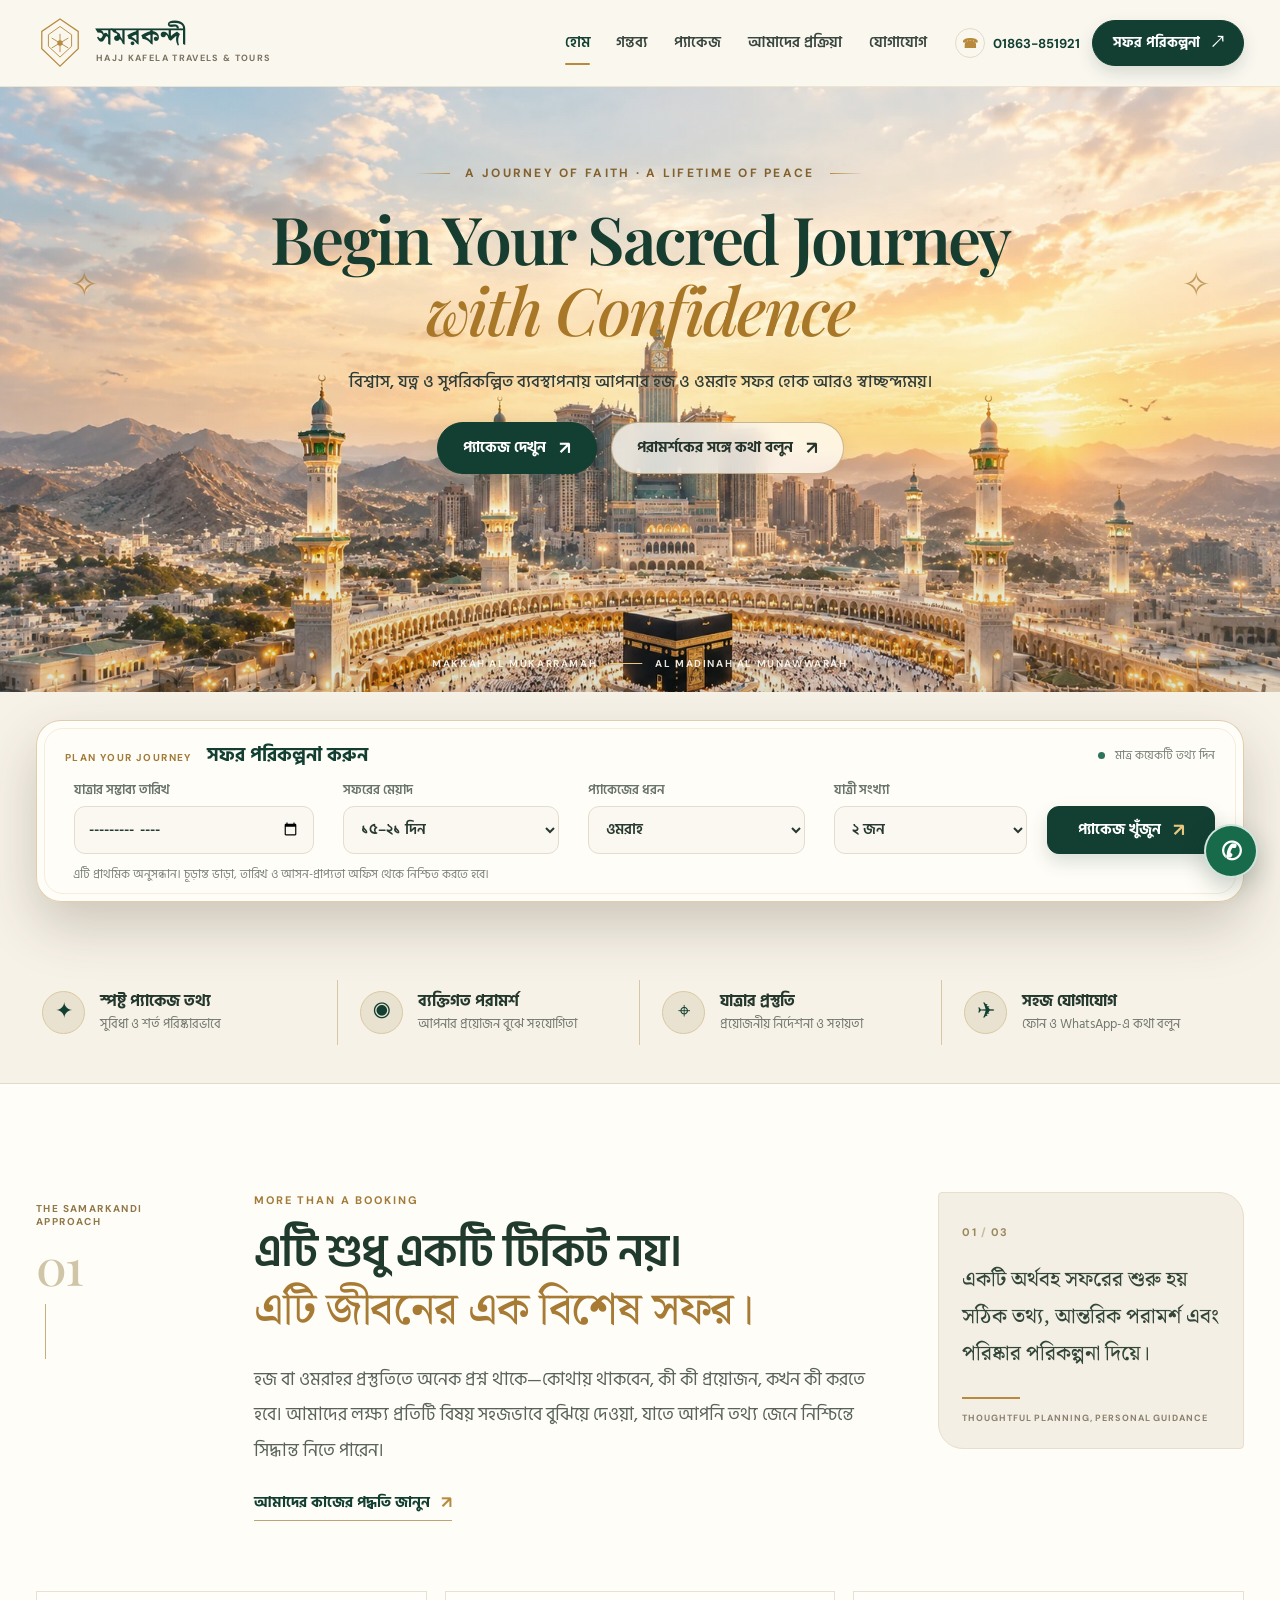
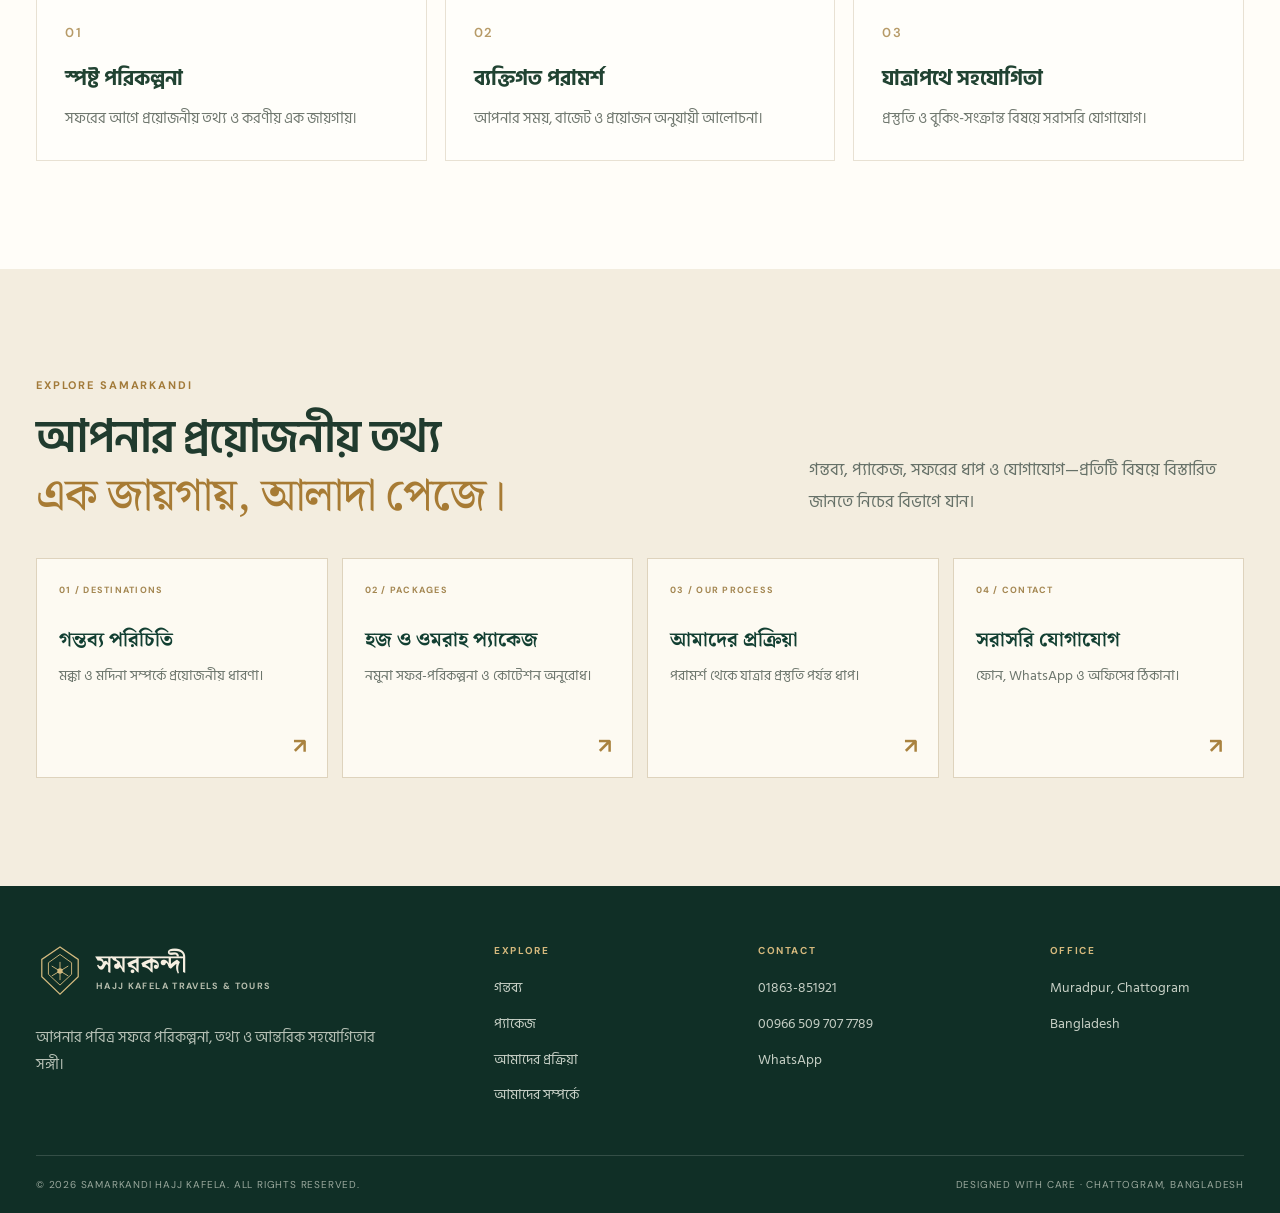
<file: index.html>
<!doctype html>
<html lang="bn">
<head>
<meta charset="utf-8"><meta name="viewport" content="width=device-width,initial-scale=1">
<meta name="theme-color" content="#f7f2e8"><meta name="description" content="হজ ও ওমরাহ সফরের পরিকল্পনা, প্যাকেজের তথ্য ও ব্যক্তিগত পরামর্শ।">
<title>হোম | সমরকন্দী হজ্জ কাফেলা</title>
<link rel="preconnect" href="https://fonts.googleapis.com"><link rel="preconnect" href="https://fonts.gstatic.com" crossorigin>
<link href="https://fonts.googleapis.com/css2?family=DM+Sans:wght@400;500;600;700&family=Hind+Siliguri:wght@400;500;600;700&family=Playfair+Display:wght@500;600;700&family=Noto+Serif+Bengali:wght@500;600;700&display=swap" rel="stylesheet">
<link rel="stylesheet" href="styles.css">
</head>
<body data-page="home">
<a class="skip-link" href="#mainContent">মূল কনটেন্টে যান</a>
<header class="site-header" id="top">
<div class="nav-shell">
<a aria-label="সমরকন্দী হোম" class="brand" href="index.html">
<span aria-hidden="true" class="brand-mark">
<svg fill="none" viewbox="0 0 58 64"><path d="M29 3 51 18v21L29 60 7 39V18L29 3Z" stroke="currentColor" stroke-width="1.5"></path><path d="M29 12 43 22v14L29 49 15 36V22l14-10Z" stroke="currentColor" stroke-width="1.1"></path><path d="M29 21v22M19 26l20 12M39 26 19 38" stroke="currentColor" stroke-width="1.1"></path><circle cx="29" cy="32" fill="currentColor" r="3.3"></circle></svg>
</span>
<span class="brand-copy"><strong>সমরকন্দী</strong><small>HAJJ KAFELA TRAVELS &amp; TOURS</small></span>
</a>
<nav aria-label="প্রধান মেনু" class="main-nav"><a class="nav-link" data-page="home" href="index.html">হোম</a><a class="nav-link" data-page="destinations" href="destinations.html">গন্তব্য</a><a class="nav-link" data-page="packages" href="packages.html">প্যাকেজ</a><a class="nav-link" data-page="process" href="process.html">আমাদের প্রক্রিয়া</a><a class="nav-link" data-page="contact" href="contact.html">যোগাযোগ</a></nav>
<div class="nav-actions">
<a class="nav-phone" href="tel:01863851921"><span class="phone-icon">☎</span><span>01863-851921</span></a>
<a class="nav-cta" href="planner.html">সফর পরিকল্পনা <span>↗</span></a>
<button aria-expanded="false" aria-label="মেনু খুলুন" class="menu-toggle" id="menuToggle"><span></span><span></span></button>
</div>
</div>
<nav aria-label="মোবাইল মেনু" class="mobile-nav" id="mobileNav"><a data-page="home" href="index.html">হোম</a><a data-page="destinations" href="destinations.html">গন্তব্য</a><a data-page="packages" href="packages.html">প্যাকেজ</a><a data-page="process" href="process.html">আমাদের প্রক্রিয়া</a><a data-page="contact" href="contact.html">যোগাযোগ</a></nav>
</header>
<main id="mainContent"><section class="hero" id="home">
<div aria-hidden="true" class="hero-image"></div>
<div class="hero-light"></div>
<div aria-hidden="true" class="hero-ornament hero-ornament-left">✧</div>
<div aria-hidden="true" class="hero-ornament hero-ornament-right">✧</div>
<div class="hero-content">
<div class="hero-kicker"><span></span> A JOURNEY OF FAITH · A LIFETIME OF PEACE <span></span></div>
<h1>Begin Your Sacred Journey<br/><em>with Confidence</em></h1>
<p class="hero-lede">বিশ্বাস, যত্ন ও সুপরিকল্পিত ব্যবস্থাপনায় আপনার হজ ও ওমরাহ সফর হোক আরও স্বাচ্ছন্দ্যময়।</p>
<div class="hero-actions">
<a class="btn btn-primary" href="packages.html">প্যাকেজ দেখুন <span>↗</span></a>
<a class="btn btn-glass" href="https://wa.me/8801863851921?text=Assalamu%20Alaikum%2C%20ami%20Umrah%20package%20niye%20jante%20chai" rel="noopener" target="_blank">পরামর্শকের সঙ্গে কথা বলুন <span>↗</span></a>
</div>
</div>

<div class="hero-bottom-caption"><span>MAKKAH AL MUKARRAMAH</span><i></i><span>AL MADINAH AL MUNAWWARAH</span></div>
</section><section class="planner-band" aria-label="সফর পরিকল্পনা"><div class="container"><form class="journey-card" id="plannerForm">
<div class="journey-card-head">
<div class="planner-title-group"><span class="planner-kicker">PLAN YOUR JOURNEY</span><h2>সফর পরিকল্পনা করুন</h2></div>
<span class="planner-hint"><i></i> মাত্র কয়েকটি তথ্য দিন</span>
</div>
<div class="journey-fields">
<label class="journey-field"><span>যাত্রার সম্ভাব্য তারিখ</span><input aria-label="যাত্রার সম্ভাব্য মাস" id="travelMonth" type="month"/></label>
<label class="journey-field"><span>সফরের মেয়াদ</span><select id="tripLength"><option>১০–১৪ দিন</option><option selected="">১৫–২১ দিন</option><option>২২–৩০ দিন</option><option>৩০ দিনের বেশি</option><option>যেকোনো মেয়াদ</option></select></label>
<label class="journey-field"><span>প্যাকেজের ধরন</span><select id="tripType"><option value="ওমরাহ">ওমরাহ</option><option value="হজ">হজ</option><option value="অন্যান্য ট্যুর">অন্যান্য ট্যুর</option></select></label>
<label class="journey-field"><span>যাত্রী সংখ্যা</span><select id="travellerCount"><option>১ জন</option><option selected="">২ জন</option><option>৩ জন</option><option>৪ জন</option><option>৫ জন বা বেশি</option></select></label>
<button class="planner-submit" type="submit"><span>প্যাকেজ খুঁজুন</span><b>↗</b></button>
</div>
<p class="planner-disclaimer">এটি প্রাথমিক অনুসন্ধান। চূড়ান্ত ভাড়া, তারিখ ও আসন-প্রাপ্যতা অফিস থেকে নিশ্চিত করতে হবে।</p>
</form></div></section><section aria-label="আমাদের সেবার বৈশিষ্ট্য" class="trust-section">
<div class="trust-grid container">
<div class="trust-item"><span class="trust-symbol">✦</span><div><strong>স্পষ্ট প্যাকেজ তথ্য</strong><small>সুবিধা ও শর্ত পরিষ্কারভাবে</small></div></div>
<div class="trust-item"><span class="trust-symbol">◉</span><div><strong>ব্যক্তিগত পরামর্শ</strong><small>আপনার প্রয়োজন বুঝে সহযোগিতা</small></div></div>
<div class="trust-item"><span class="trust-symbol">⌖</span><div><strong>যাত্রার প্রস্তুতি</strong><small>প্রয়োজনীয় নির্দেশনা ও সহায়তা</small></div></div>
<div class="trust-item"><span class="trust-symbol">✈</span><div><strong>সহজ যোগাযোগ</strong><small>ফোন ও WhatsApp-এ কথা বলুন</small></div></div>
</div>
</section><section class="intro-section section-pad" id="about">
<div class="container intro-layout">
<div class="section-side-note"><span>THE SAMARKANDI APPROACH</span><b>01</b><i></i></div>
<div class="intro-copy">
<p class="eyebrow">MORE THAN A BOOKING</p>
<h2>এটি শুধু একটি টিকিট নয়।<br/><em>এটি জীবনের এক বিশেষ সফর।</em></h2>
<p class="intro-description">হজ বা ওমরাহর প্রস্তুতিতে অনেক প্রশ্ন থাকে—কোথায় থাকবেন, কী কী প্রয়োজন, কখন কী করতে হবে। আমাদের লক্ষ্য প্রতিটি বিষয় সহজভাবে বুঝিয়ে দেওয়া, যাতে আপনি তথ্য জেনে নিশ্চিন্তে সিদ্ধান্ত নিতে পারেন।</p>
<a class="inline-link" href="process.html">আমাদের কাজের পদ্ধতি জানুন <span>↗</span></a>
</div>
<div class="intro-aside"><span class="aside-number">01 <i>/</i> 03</span><p>একটি অর্থবহ সফরের শুরু হয় সঠিক তথ্য, আন্তরিক পরামর্শ এবং পরিষ্কার পরিকল্পনা দিয়ে।</p><span class="aside-rule"></span><small>THOUGHTFUL PLANNING, PERSONAL GUIDANCE</small></div>
</div>
<div class="container principle-grid">
<article class="principle-card"><span>01</span><h3>স্পষ্ট পরিকল্পনা</h3><p>সফরের আগে প্রয়োজনীয় তথ্য ও করণীয় এক জায়গায়।</p></article>
<article class="principle-card"><span>02</span><h3>ব্যক্তিগত পরামর্শ</h3><p>আপনার সময়, বাজেট ও প্রয়োজন অনুযায়ী আলোচনা।</p></article>
<article class="principle-card"><span>03</span><h3>যাত্রাপথে সহযোগিতা</h3><p>প্রস্তুতি ও বুকিং-সংক্রান্ত বিষয়ে সরাসরি যোগাযোগ।</p></article>
</div>
</section>
<section class="home-explore section-pad">
  <div class="container">
    <div class="section-heading-row home-explore-heading"><div><p class="eyebrow">EXPLORE SAMARKANDI</p><h2>আপনার প্রয়োজনীয় তথ্য<br><em>এক জায়গায়, আলাদা পেজে।</em></h2></div><p>গন্তব্য, প্যাকেজ, সফরের ধাপ ও যোগাযোগ—প্রতিটি বিষয়ে বিস্তারিত জানতে নিচের বিভাগে যান।</p></div>
    <div class="explore-grid">
      <a class="explore-card" href="destinations.html"><span class="explore-number">01 / DESTINATIONS</span><b>গন্তব্য পরিচিতি</b><p>মক্কা ও মদিনা সম্পর্কে প্রয়োজনীয় ধারণা।</p><span class="explore-arrow">↗</span></a>
      <a class="explore-card" href="packages.html"><span class="explore-number">02 / PACKAGES</span><b>হজ ও ওমরাহ প্যাকেজ</b><p>নমুনা সফর-পরিকল্পনা ও কোটেশন অনুরোধ।</p><span class="explore-arrow">↗</span></a>
      <a class="explore-card" href="process.html"><span class="explore-number">03 / OUR PROCESS</span><b>আমাদের প্রক্রিয়া</b><p>পরামর্শ থেকে যাত্রার প্রস্তুতি পর্যন্ত ধাপ।</p><span class="explore-arrow">↗</span></a>
      <a class="explore-card" href="contact.html"><span class="explore-number">04 / CONTACT</span><b>সরাসরি যোগাযোগ</b><p>ফোন, WhatsApp ও অফিসের ঠিকানা।</p><span class="explore-arrow">↗</span></a>
    </div>
  </div>
</section></main>
<footer class="site-footer">
<div class="container footer-main">
<div class="footer-brand-col"><a class="brand footer-brand" href="index.html"><span class="brand-mark"><svg fill="none" viewbox="0 0 58 64"><path d="M29 3 51 18v21L29 60 7 39V18L29 3Z" stroke="currentColor" stroke-width="1.5"></path><path d="M29 12 43 22v14L29 49 15 36V22l14-10Z" stroke="currentColor" stroke-width="1.1"></path><path d="M29 21v22M19 26l20 12M39 26 19 38" stroke="currentColor" stroke-width="1.1"></path><circle cx="29" cy="32" fill="currentColor" r="3.3"></circle></svg></span><span class="brand-copy"><strong>সমরকন্দী</strong><small>HAJJ KAFELA TRAVELS &amp; TOURS</small></span></a><p>আপনার পবিত্র সফরে পরিকল্পনা, তথ্য ও আন্তরিক সহযোগিতার সঙ্গী।</p></div>
<div class="footer-col"><span class="footer-title">EXPLORE</span><a href="destinations.html">গন্তব্য</a><a href="packages.html">প্যাকেজ</a><a href="process.html">আমাদের প্রক্রিয়া</a><a href="index.html#about">আমাদের সম্পর্কে</a></div>
<div class="footer-col"><span class="footer-title">CONTACT</span><a href="tel:01863851921">01863-851921</a><a href="tel:00966509707789">00966 509 707 7789</a><a href="https://wa.me/8801863851921">WhatsApp</a></div>
<div class="footer-col"><span class="footer-title">OFFICE</span><span>Muradpur, Chattogram</span><span>Bangladesh</span></div>
</div>
<div class="container footer-bottom"><span>© <span id="year"></span> SAMARKANDI HAJJ KAFELA. ALL RIGHTS RESERVED.</span><span>DESIGNED WITH CARE · CHATTOGRAM, BANGLADESH</span></div>
</footer>

<div class="toast" id="toast" role="status" aria-live="polite"></div>
<a class="floating-whatsapp" href="https://wa.me/8801863851921?text=Assalamu%20Alaikum%2C%20ami%20Hajj%20o%20Umrah%20niye%20jante%20chai" target="_blank" rel="noopener" aria-label="WhatsApp-এ যোগাযোগ করুন">✆</a>
<script src="script.js"></script>
</body></html>
</file>
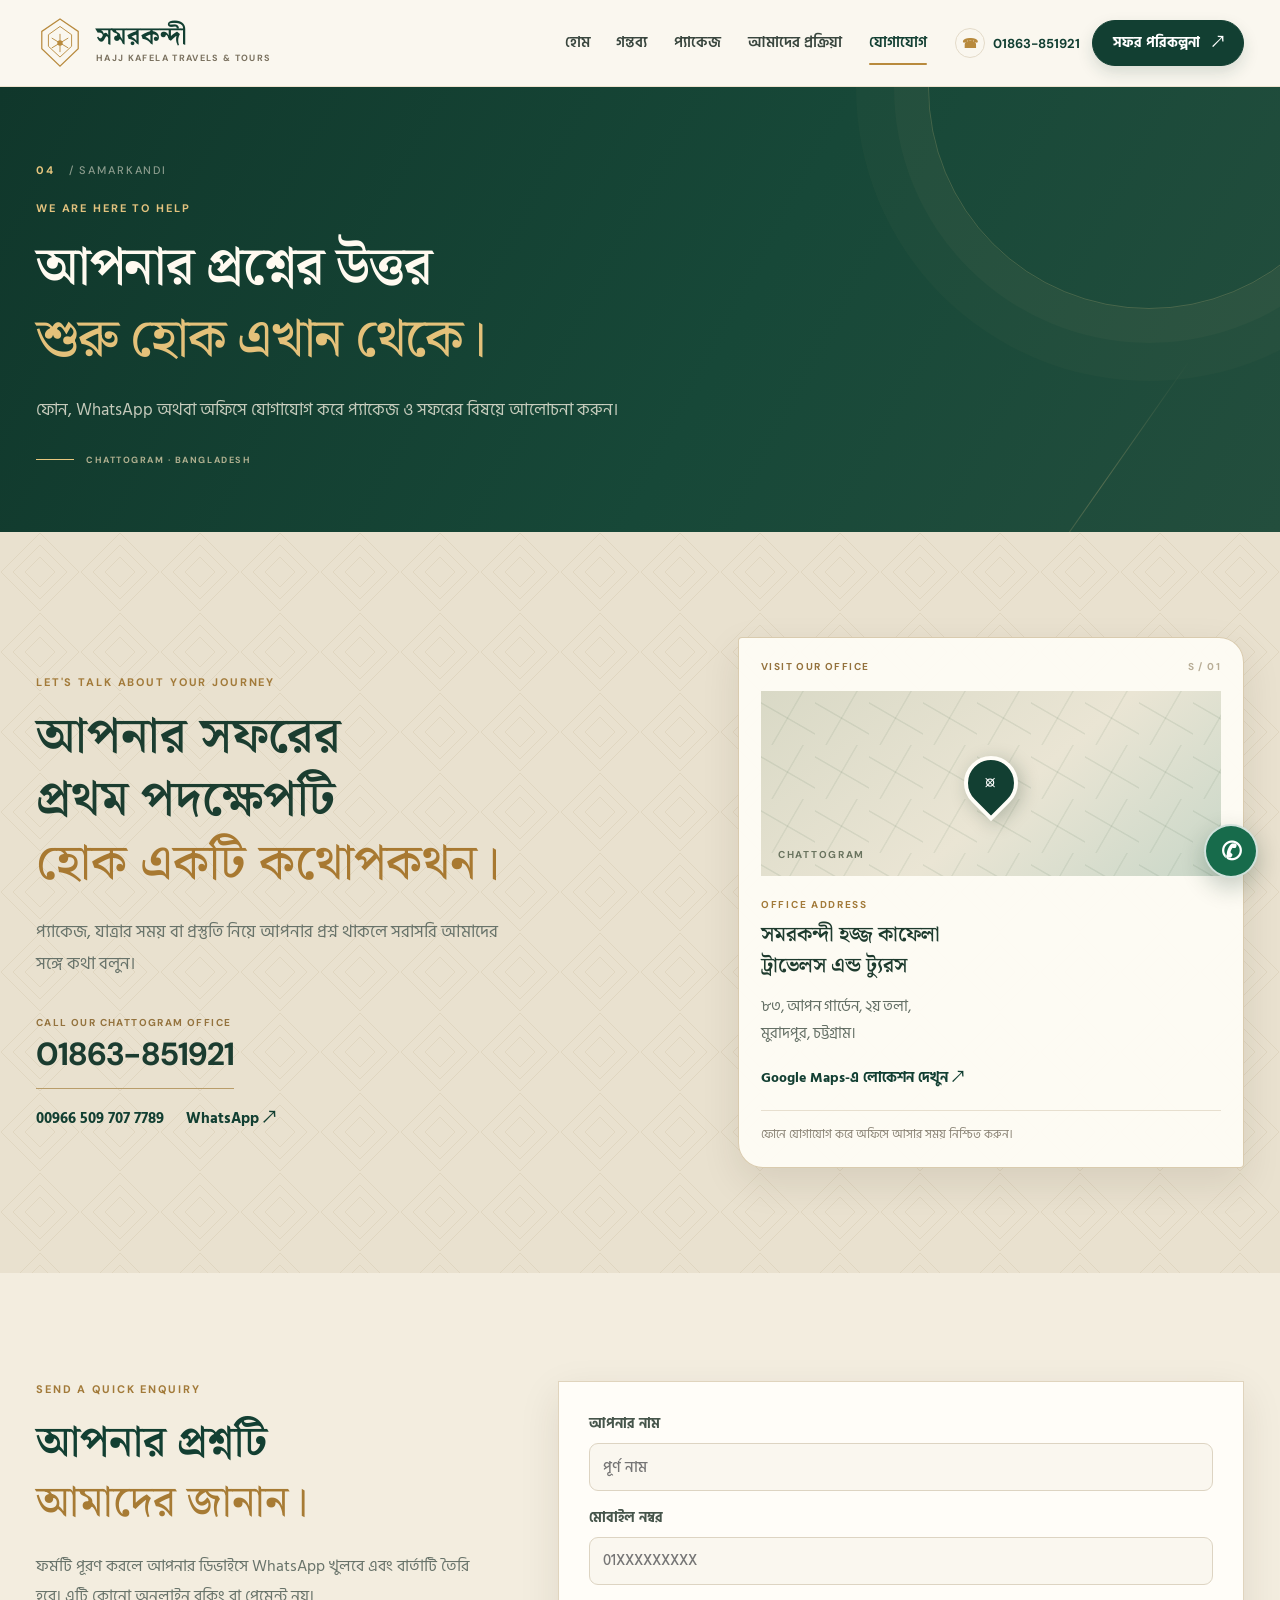
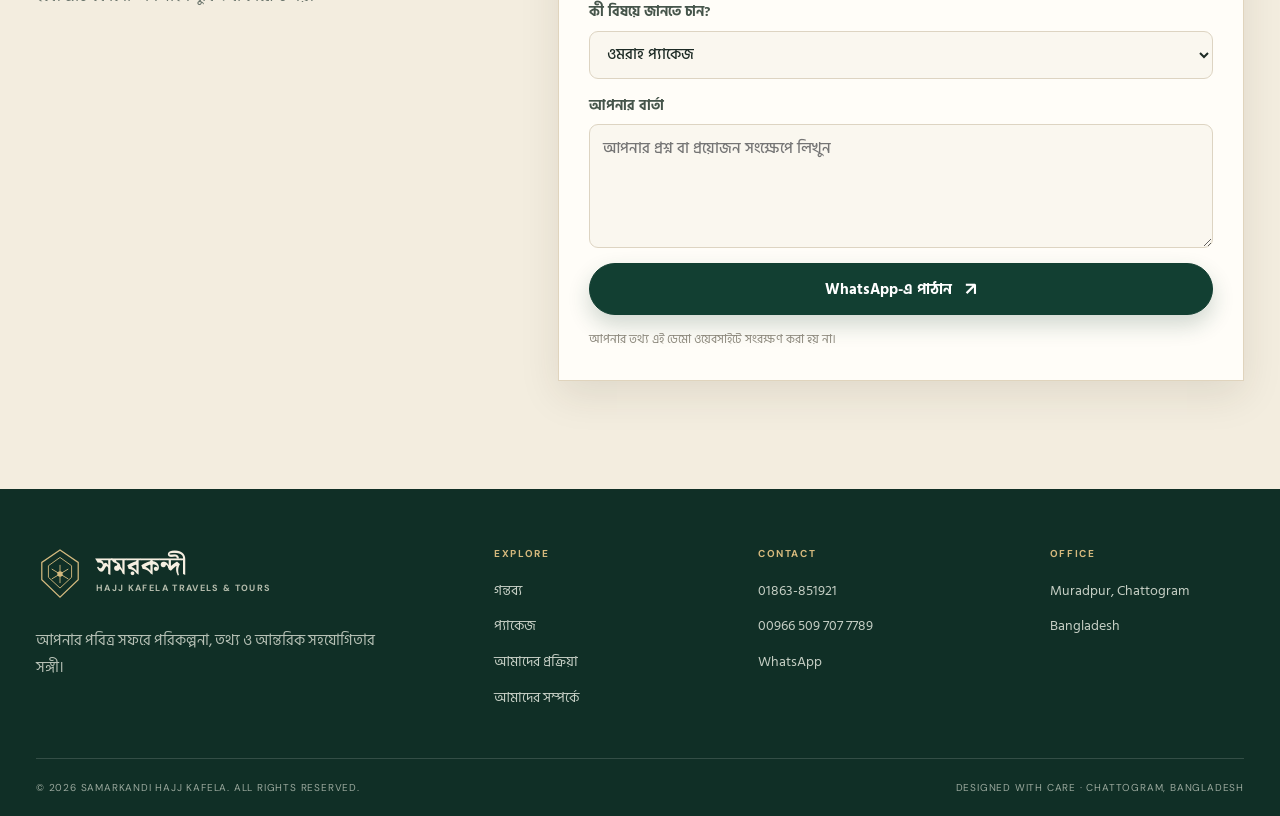
<file: contact.html>
<!doctype html>
<html lang="bn">
<head>
<meta charset="utf-8"><meta name="viewport" content="width=device-width,initial-scale=1">
<meta name="theme-color" content="#f7f2e8"><meta name="description" content="সমরকন্দী হজ্জ কাফেলা ট্রাভেলস এন্ড ট্যুরস, মুরাদপুর, চট্টগ্রাম।">
<title>যোগাযোগ | সমরকন্দী হজ্জ কাফেলা</title>
<link rel="preconnect" href="https://fonts.googleapis.com"><link rel="preconnect" href="https://fonts.gstatic.com" crossorigin>
<link href="https://fonts.googleapis.com/css2?family=DM+Sans:wght@400;500;600;700&family=Hind+Siliguri:wght@400;500;600;700&family=Playfair+Display:wght@500;600;700&family=Noto+Serif+Bengali:wght@500;600;700&display=swap" rel="stylesheet">
<link rel="stylesheet" href="styles.css">
</head>
<body data-page="contact">
<a class="skip-link" href="#mainContent">মূল কনটেন্টে যান</a>
<header class="site-header" id="top">
<div class="nav-shell">
<a aria-label="সমরকন্দী হোম" class="brand" href="index.html">
<span aria-hidden="true" class="brand-mark">
<svg fill="none" viewbox="0 0 58 64"><path d="M29 3 51 18v21L29 60 7 39V18L29 3Z" stroke="currentColor" stroke-width="1.5"></path><path d="M29 12 43 22v14L29 49 15 36V22l14-10Z" stroke="currentColor" stroke-width="1.1"></path><path d="M29 21v22M19 26l20 12M39 26 19 38" stroke="currentColor" stroke-width="1.1"></path><circle cx="29" cy="32" fill="currentColor" r="3.3"></circle></svg>
</span>
<span class="brand-copy"><strong>সমরকন্দী</strong><small>HAJJ KAFELA TRAVELS &amp; TOURS</small></span>
</a>
<nav aria-label="প্রধান মেনু" class="main-nav"><a class="nav-link" data-page="home" href="index.html">হোম</a><a class="nav-link" data-page="destinations" href="destinations.html">গন্তব্য</a><a class="nav-link" data-page="packages" href="packages.html">প্যাকেজ</a><a class="nav-link" data-page="process" href="process.html">আমাদের প্রক্রিয়া</a><a class="nav-link" data-page="contact" href="contact.html">যোগাযোগ</a></nav>
<div class="nav-actions">
<a class="nav-phone" href="tel:01863851921"><span class="phone-icon">☎</span><span>01863-851921</span></a>
<a class="nav-cta" href="planner.html">সফর পরিকল্পনা <span>↗</span></a>
<button aria-expanded="false" aria-label="মেনু খুলুন" class="menu-toggle" id="menuToggle"><span></span><span></span></button>
</div>
</div>
<nav aria-label="মোবাইল মেনু" class="mobile-nav" id="mobileNav"><a data-page="home" href="index.html">হোম</a><a data-page="destinations" href="destinations.html">গন্তব্য</a><a data-page="packages" href="packages.html">প্যাকেজ</a><a data-page="process" href="process.html">আমাদের প্রক্রিয়া</a><a data-page="contact" href="contact.html">যোগাযোগ</a></nav>
</header>
<main id="mainContent"><section class="page-intro"><div class="container page-intro-inner"><div class="page-index">04<span> / SAMARKANDI</span></div><p class="eyebrow">WE ARE HERE TO HELP</p><h1>আপনার প্রশ্নের উত্তর<br><em>শুরু হোক এখান থেকে।</em></h1><p class="page-intro-lead">ফোন, WhatsApp অথবা অফিসে যোগাযোগ করে প্যাকেজ ও সফরের বিষয়ে আলোচনা করুন।</p><div class="page-intro-rule"><i></i><span>CHATTOGRAM · BANGLADESH</span></div></div></section><section class="contact-section" id="contact">
<div class="contact-pattern"></div>
<div class="container contact-layout">
<div class="contact-copy"><p class="eyebrow">LET'S TALK ABOUT YOUR JOURNEY</p><h2>আপনার সফরের<br/>প্রথম পদক্ষেপটি<br/><em>হোক একটি কথোপকথন।</em></h2><p>প্যাকেজ, যাত্রার সময় বা প্রস্তুতি নিয়ে আপনার প্রশ্ন থাকলে সরাসরি আমাদের সঙ্গে কথা বলুন।</p><a class="contact-call" href="tel:01863851921"><span>↗</span><small>CALL OUR CHATTOGRAM OFFICE</small><strong>01863-851921</strong></a><div class="contact-alt"><a href="tel:00966509707789">00966 509 707 7789</a><a href="https://wa.me/8801863851921" rel="noopener" target="_blank">WhatsApp ↗</a></div></div>
<div class="contact-card"><div class="contact-card-top"><span>VISIT OUR OFFICE</span><b>S / 01</b></div><div class="contact-map-art"><span class="map-grid"></span><span class="map-pin">⌖</span><span class="map-label">CHATTOGRAM</span></div><div class="contact-address"><p class="eyebrow">OFFICE ADDRESS</p><h3>সমরকন্দী হজ্জ কাফেলা<br/>ট্রাভেলস এন্ড ট্যুরস</h3><p>৮৩, আপন গার্ডেন, ২য় তলা,<br/>মুরাদপুর, চট্টগ্রাম।</p><a class="map-link" href="https://maps.google.com/?q=83+Apan+Garden+Muradpur+Chattogram" rel="noopener" target="_blank">Google Maps-এ লোকেশন দেখুন ↗</a></div><div class="office-note">ফোনে যোগাযোগ করে অফিসে আসার সময় নিশ্চিত করুন।</div></div>
</div>
</section>
<section class="contact-form-section section-pad"><div class="container contact-form-layout"><div><p class="eyebrow">SEND A QUICK ENQUIRY</p><h2>আপনার প্রশ্নটি<br><em>আমাদের জানান।</em></h2><p>ফর্মটি পূরণ করলে আপনার ডিভাইসে WhatsApp খুলবে এবং বার্তাটি তৈরি হবে। এটি কোনো অনলাইন বুকিং বা পেমেন্ট নয়।</p></div>
<form class="contact-enquiry-form" id="contactEnquiryForm"><label>আপনার নাম<input id="contactName" required maxlength="80" placeholder="পূর্ণ নাম"></label><label>মোবাইল নম্বর<input id="contactPhone" required inputmode="tel" maxlength="20" placeholder="01XXXXXXXXX"></label><label>কী বিষয়ে জানতে চান?<select id="contactTopic"><option>ওমরাহ প্যাকেজ</option><option>হজ সংক্রান্ত তথ্য</option><option>অন্যান্য ট্যুর</option><option>সফরের প্রস্তুতি</option><option>অন্যান্য</option></select></label><label>আপনার বার্তা<textarea id="contactMessage" rows="4" maxlength="500" placeholder="আপনার প্রশ্ন বা প্রয়োজন সংক্ষেপে লিখুন"></textarea></label><button class="btn btn-primary" type="submit">WhatsApp-এ পাঠান <span>↗</span></button><small>আপনার তথ্য এই ডেমো ওয়েবসাইটে সংরক্ষণ করা হয় না।</small></form></div></section></main>
<footer class="site-footer">
<div class="container footer-main">
<div class="footer-brand-col"><a class="brand footer-brand" href="index.html"><span class="brand-mark"><svg fill="none" viewbox="0 0 58 64"><path d="M29 3 51 18v21L29 60 7 39V18L29 3Z" stroke="currentColor" stroke-width="1.5"></path><path d="M29 12 43 22v14L29 49 15 36V22l14-10Z" stroke="currentColor" stroke-width="1.1"></path><path d="M29 21v22M19 26l20 12M39 26 19 38" stroke="currentColor" stroke-width="1.1"></path><circle cx="29" cy="32" fill="currentColor" r="3.3"></circle></svg></span><span class="brand-copy"><strong>সমরকন্দী</strong><small>HAJJ KAFELA TRAVELS &amp; TOURS</small></span></a><p>আপনার পবিত্র সফরে পরিকল্পনা, তথ্য ও আন্তরিক সহযোগিতার সঙ্গী।</p></div>
<div class="footer-col"><span class="footer-title">EXPLORE</span><a href="destinations.html">গন্তব্য</a><a href="packages.html">প্যাকেজ</a><a href="process.html">আমাদের প্রক্রিয়া</a><a href="index.html#about">আমাদের সম্পর্কে</a></div>
<div class="footer-col"><span class="footer-title">CONTACT</span><a href="tel:01863851921">01863-851921</a><a href="tel:00966509707789">00966 509 707 7789</a><a href="https://wa.me/8801863851921">WhatsApp</a></div>
<div class="footer-col"><span class="footer-title">OFFICE</span><span>Muradpur, Chattogram</span><span>Bangladesh</span></div>
</div>
<div class="container footer-bottom"><span>© <span id="year"></span> SAMARKANDI HAJJ KAFELA. ALL RIGHTS RESERVED.</span><span>DESIGNED WITH CARE · CHATTOGRAM, BANGLADESH</span></div>
</footer>

<div class="toast" id="toast" role="status" aria-live="polite"></div>
<a class="floating-whatsapp" href="https://wa.me/8801863851921?text=Assalamu%20Alaikum%2C%20ami%20Hajj%20o%20Umrah%20niye%20jante%20chai" target="_blank" rel="noopener" aria-label="WhatsApp-এ যোগাযোগ করুন">✆</a>
<script src="script.js"></script>
</body></html>
</file>
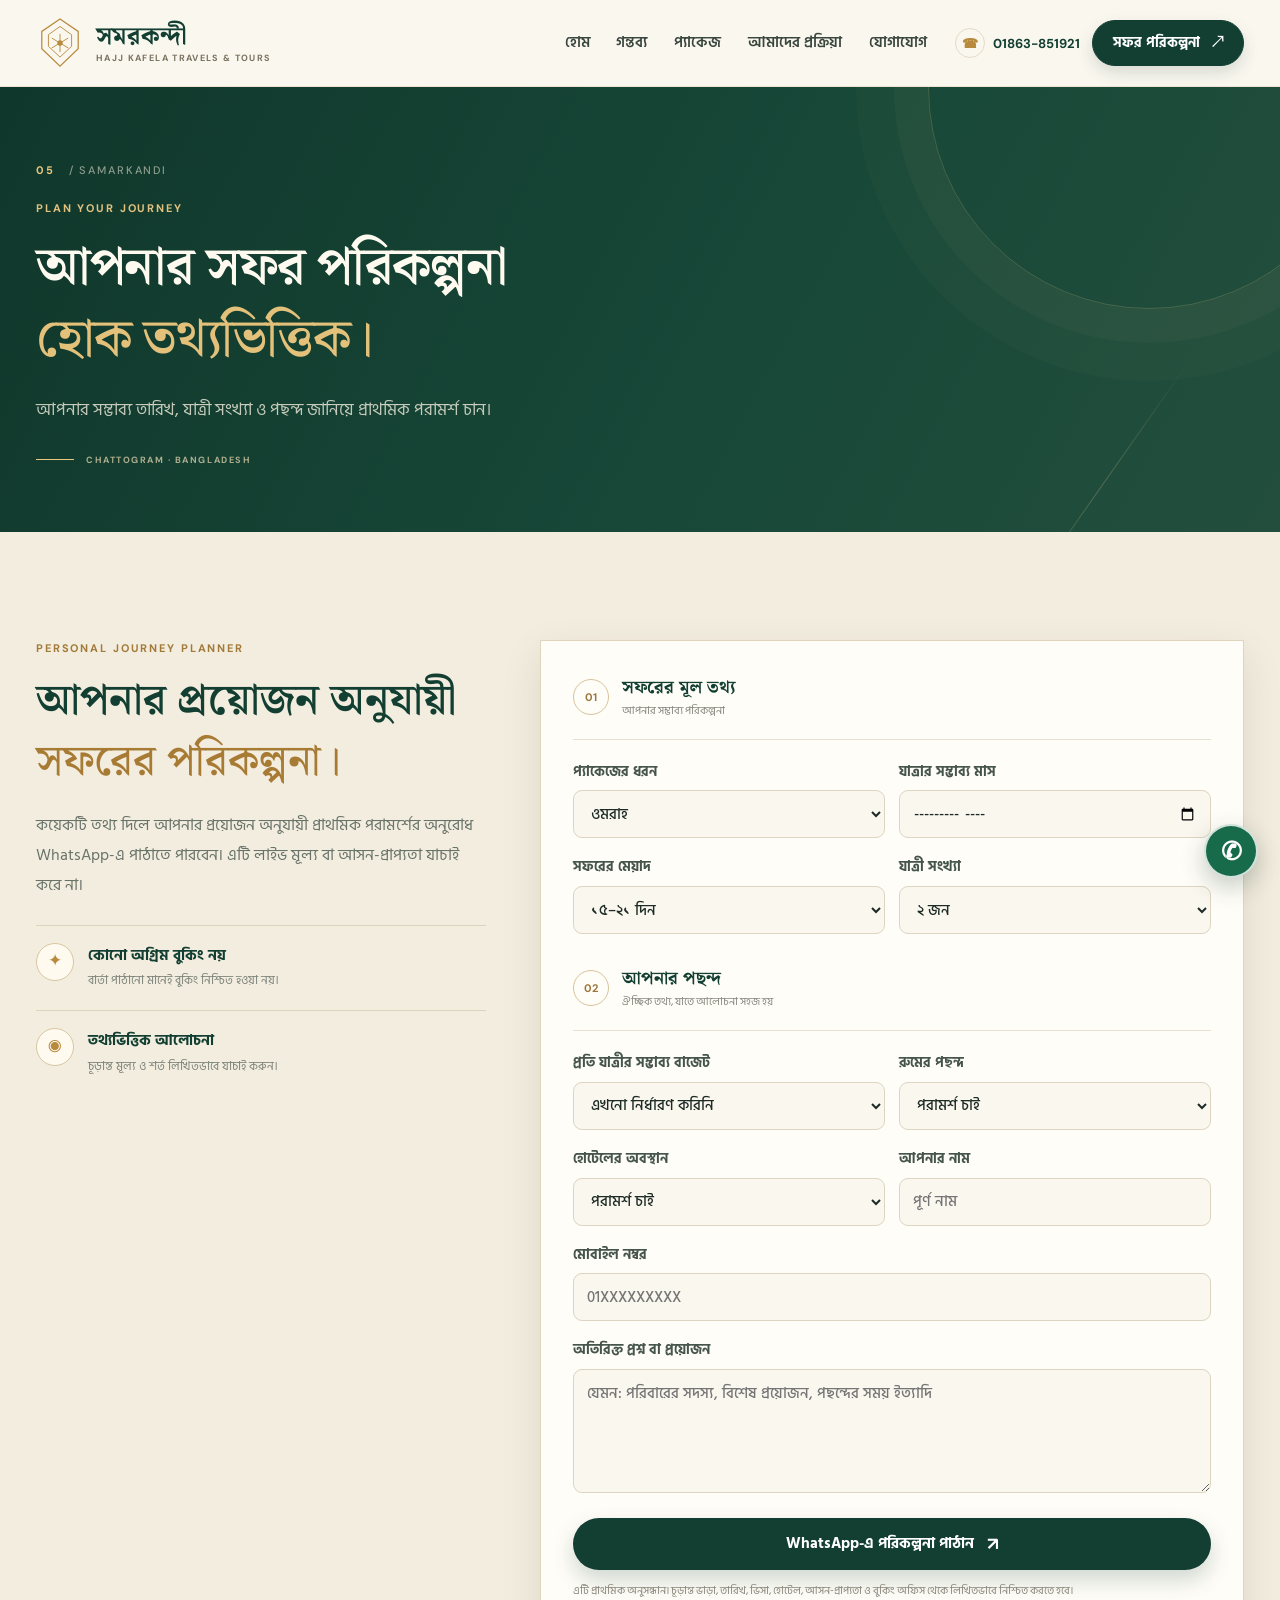
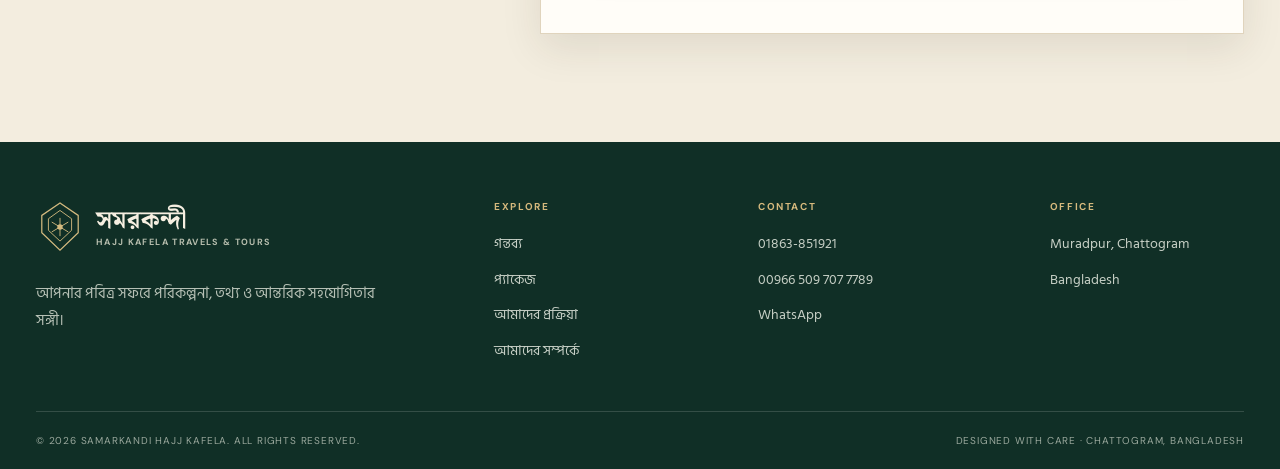
<file: planner.html>
<!doctype html>
<html lang="bn">
<head>
<meta charset="utf-8"><meta name="viewport" content="width=device-width,initial-scale=1">
<meta name="theme-color" content="#f7f2e8"><meta name="description" content="আপনার হজ, ওমরাহ বা ভ্রমণের জন্য প্রাথমিক পরিকল্পনা অনুরোধ পাঠান।">
<title>সফর পরিকল্পনা | সমরকন্দী হজ্জ কাফেলা</title>
<link rel="preconnect" href="https://fonts.googleapis.com"><link rel="preconnect" href="https://fonts.gstatic.com" crossorigin>
<link href="https://fonts.googleapis.com/css2?family=DM+Sans:wght@400;500;600;700&family=Hind+Siliguri:wght@400;500;600;700&family=Playfair+Display:wght@500;600;700&family=Noto+Serif+Bengali:wght@500;600;700&display=swap" rel="stylesheet">
<link rel="stylesheet" href="styles.css">
</head>
<body data-page="planner">
<a class="skip-link" href="#mainContent">মূল কনটেন্টে যান</a>
<header class="site-header" id="top">
<div class="nav-shell">
<a aria-label="সমরকন্দী হোম" class="brand" href="index.html">
<span aria-hidden="true" class="brand-mark">
<svg fill="none" viewbox="0 0 58 64"><path d="M29 3 51 18v21L29 60 7 39V18L29 3Z" stroke="currentColor" stroke-width="1.5"></path><path d="M29 12 43 22v14L29 49 15 36V22l14-10Z" stroke="currentColor" stroke-width="1.1"></path><path d="M29 21v22M19 26l20 12M39 26 19 38" stroke="currentColor" stroke-width="1.1"></path><circle cx="29" cy="32" fill="currentColor" r="3.3"></circle></svg>
</span>
<span class="brand-copy"><strong>সমরকন্দী</strong><small>HAJJ KAFELA TRAVELS &amp; TOURS</small></span>
</a>
<nav aria-label="প্রধান মেনু" class="main-nav"><a class="nav-link" data-page="home" href="index.html">হোম</a><a class="nav-link" data-page="destinations" href="destinations.html">গন্তব্য</a><a class="nav-link" data-page="packages" href="packages.html">প্যাকেজ</a><a class="nav-link" data-page="process" href="process.html">আমাদের প্রক্রিয়া</a><a class="nav-link" data-page="contact" href="contact.html">যোগাযোগ</a></nav>
<div class="nav-actions">
<a class="nav-phone" href="tel:01863851921"><span class="phone-icon">☎</span><span>01863-851921</span></a>
<a class="nav-cta" href="planner.html">সফর পরিকল্পনা <span>↗</span></a>
<button aria-expanded="false" aria-label="মেনু খুলুন" class="menu-toggle" id="menuToggle"><span></span><span></span></button>
</div>
</div>
<nav aria-label="মোবাইল মেনু" class="mobile-nav" id="mobileNav"><a data-page="home" href="index.html">হোম</a><a data-page="destinations" href="destinations.html">গন্তব্য</a><a data-page="packages" href="packages.html">প্যাকেজ</a><a data-page="process" href="process.html">আমাদের প্রক্রিয়া</a><a data-page="contact" href="contact.html">যোগাযোগ</a></nav>
</header>
<main id="mainContent"><section class="page-intro"><div class="container page-intro-inner"><div class="page-index">05<span> / SAMARKANDI</span></div><p class="eyebrow">PLAN YOUR JOURNEY</p><h1>আপনার সফর পরিকল্পনা<br><em>হোক তথ্যভিত্তিক।</em></h1><p class="page-intro-lead">আপনার সম্ভাব্য তারিখ, যাত্রী সংখ্যা ও পছন্দ জানিয়ে প্রাথমিক পরামর্শ চান।</p><div class="page-intro-rule"><i></i><span>CHATTOGRAM · BANGLADESH</span></div></div></section>
<section class="planner-page-section section-pad"><div class="container planner-page-layout">
 <div class="planner-page-copy"><p class="eyebrow">PERSONAL JOURNEY PLANNER</p><h2>আপনার প্রয়োজন অনুযায়ী<br><em>সফরের পরিকল্পনা।</em></h2><p>কয়েকটি তথ্য দিলে আপনার প্রয়োজন অনুযায়ী প্রাথমিক পরামর্শের অনুরোধ WhatsApp-এ পাঠাতে পারবেন। এটি লাইভ মূল্য বা আসন-প্রাপ্যতা যাচাই করে না।</p><div class="planner-assurance"><span>✦</span><div><b>কোনো অগ্রিম বুকিং নয়</b><small>বার্তা পাঠানো মানেই বুকিং নিশ্চিত হওয়া নয়।</small></div></div><div class="planner-assurance"><span>◉</span><div><b>তথ্যভিত্তিক আলোচনা</b><small>চূড়ান্ত মূল্য ও শর্ত লিখিতভাবে যাচাই করুন।</small></div></div></div>
 <form class="planner-full-form" id="plannerPageForm">
  <div class="form-section-title"><span>01</span><div><b>সফরের মূল তথ্য</b><small>আপনার সম্ভাব্য পরিকল্পনা</small></div></div>
  <div class="planner-form-grid">
   <label>প্যাকেজের ধরন<select id="fullTripType"><option>ওমরাহ</option><option>হজ</option><option>অন্যান্য ট্যুর</option></select></label>
   <label>যাত্রার সম্ভাব্য মাস<input id="fullTravelMonth" type="month"></label>
   <label>সফরের মেয়াদ<select id="fullTripLength"><option>১০–১৪ দিন</option><option selected>১৫–২১ দিন</option><option>২২–৩০ দিন</option><option>৩০ দিনের বেশি</option><option>যেকোনো মেয়াদ</option></select></label>
   <label>যাত্রী সংখ্যা<select id="fullTravellerCount"><option>১ জন</option><option selected>২ জন</option><option>৩ জন</option><option>৪ জন</option><option>৫ জন বা বেশি</option></select></label>
  </div>
  <div class="form-section-title form-section-spaced"><span>02</span><div><b>আপনার পছন্দ</b><small>ঐচ্ছিক তথ্য, যাতে আলোচনা সহজ হয়</small></div></div>
  <div class="planner-form-grid">
   <label>প্রতি যাত্রীর সম্ভাব্য বাজেট<select id="fullBudget"><option>এখনো নির্ধারণ করিনি</option><option>বাজেট আলোচনা করে ঠিক করব</option><option>সাশ্রয়ী প্যাকেজ</option><option>মাঝারি মানের প্যাকেজ</option><option>প্রিমিয়াম প্যাকেজ</option></select></label>
   <label>রুমের পছন্দ<select id="fullRoom"><option>পরামর্শ চাই</option><option>শেয়ারিং</option><option>ডাবল</option><option>ট্রিপল</option><option>ফ্যামিলি রুম</option></select></label>
   <label>হোটেলের অবস্থান<select id="fullHotel"><option>পরামর্শ চাই</option><option>হারামের কাছাকাছি অগ্রাধিকার</option><option>শাটল/পরিবহন সুবিধা থাকলে চলবে</option><option>বাজেট অনুযায়ী</option></select></label>
   <label>আপনার নাম<input id="fullName" maxlength="80" required placeholder="পূর্ণ নাম"></label>
   <label class="field-span-2">মোবাইল নম্বর<input id="fullPhone" inputmode="tel" maxlength="20" required placeholder="01XXXXXXXXX"></label>
   <label class="field-span-2">অতিরিক্ত প্রশ্ন বা প্রয়োজন<textarea id="fullNotes" rows="4" maxlength="600" placeholder="যেমন: পরিবারের সদস্য, বিশেষ প্রয়োজন, পছন্দের সময় ইত্যাদি"></textarea></label>
  </div>
  <button class="btn btn-primary planner-full-submit" type="submit">WhatsApp-এ পরিকল্পনা পাঠান <span>↗</span></button>
  <p class="form-legal-note">এটি প্রাথমিক অনুসন্ধান। চূড়ান্ত ভাড়া, তারিখ, ভিসা, হোটেল, আসন-প্রাপ্যতা ও বুকিং অফিস থেকে লিখিতভাবে নিশ্চিত করতে হবে।</p>
 </form>
</div></section></main>
<footer class="site-footer">
<div class="container footer-main">
<div class="footer-brand-col"><a class="brand footer-brand" href="index.html"><span class="brand-mark"><svg fill="none" viewbox="0 0 58 64"><path d="M29 3 51 18v21L29 60 7 39V18L29 3Z" stroke="currentColor" stroke-width="1.5"></path><path d="M29 12 43 22v14L29 49 15 36V22l14-10Z" stroke="currentColor" stroke-width="1.1"></path><path d="M29 21v22M19 26l20 12M39 26 19 38" stroke="currentColor" stroke-width="1.1"></path><circle cx="29" cy="32" fill="currentColor" r="3.3"></circle></svg></span><span class="brand-copy"><strong>সমরকন্দী</strong><small>HAJJ KAFELA TRAVELS &amp; TOURS</small></span></a><p>আপনার পবিত্র সফরে পরিকল্পনা, তথ্য ও আন্তরিক সহযোগিতার সঙ্গী।</p></div>
<div class="footer-col"><span class="footer-title">EXPLORE</span><a href="destinations.html">গন্তব্য</a><a href="packages.html">প্যাকেজ</a><a href="process.html">আমাদের প্রক্রিয়া</a><a href="index.html#about">আমাদের সম্পর্কে</a></div>
<div class="footer-col"><span class="footer-title">CONTACT</span><a href="tel:01863851921">01863-851921</a><a href="tel:00966509707789">00966 509 707 7789</a><a href="https://wa.me/8801863851921">WhatsApp</a></div>
<div class="footer-col"><span class="footer-title">OFFICE</span><span>Muradpur, Chattogram</span><span>Bangladesh</span></div>
</div>
<div class="container footer-bottom"><span>© <span id="year"></span> SAMARKANDI HAJJ KAFELA. ALL RIGHTS RESERVED.</span><span>DESIGNED WITH CARE · CHATTOGRAM, BANGLADESH</span></div>
</footer>

<div class="toast" id="toast" role="status" aria-live="polite"></div>
<a class="floating-whatsapp" href="https://wa.me/8801863851921?text=Assalamu%20Alaikum%2C%20ami%20Hajj%20o%20Umrah%20niye%20jante%20chai" target="_blank" rel="noopener" aria-label="WhatsApp-এ যোগাযোগ করুন">✆</a>
<script src="script.js"></script>
</body></html>
</file>
<file: styles.css>
:root {
  --ink: #1d2b25;
  --ink-soft: #425148;
  --muted: #68736b;
  --green: #123f32;
  --green-2: #1d5947;
  --green-3: #2e735c;
  --gold: #b88a3d;
  --gold-light: #e8c77f;
  --ivory: #f7f2e8;
  --ivory-2: #eee6d6;
  --paper: #fffdf8;
  --line: #e3dac8;
  --serif: "Playfair Display", "Noto Serif Bengali", Georgia, serif;
  --bn: "Hind Siliguri", sans-serif;
  --shadow-lg: 0 24px 70px rgba(50, 39, 20, .16);
  --shadow-md: 0 14px 38px rgba(50, 39, 20, .10);
  --wrap: 1240px;
}
* { box-sizing: border-box; }
html { scroll-behavior: smooth; scroll-padding-top: 105px; }
body { margin: 0; color: var(--ink); background: var(--paper); font: 17px/1.7 var(--bn); -webkit-font-smoothing: antialiased; }
body.modal-open { overflow: hidden; }
a { color: inherit; text-decoration: none; }
button, input, select { font: inherit; }
button { cursor: pointer; }
img { display: block; max-width: 100%; }
.container { width: min(var(--wrap), calc(100% - 72px)); margin-inline: auto; }

/* Top information ribbon + navigation */
.topline { min-height: 36px; background: var(--green); color: #f4ead6; font: 12px/1.2 "DM Sans", var(--bn); letter-spacing: .045em; }
.topline-inner { width: min(var(--wrap), calc(100% - 72px)); min-height: 36px; margin: auto; display: flex; align-items: center; justify-content: space-between; gap: 20px; }
.topline-left, .topline-right { display: flex; align-items: center; gap: 13px; }
.topline-dot { width: 7px; height: 7px; flex: 0 0 7px; border-radius: 50%; background: var(--gold-light); box-shadow: 0 0 0 4px rgba(232,199,127,.14); }
.topline-left i { width: 1px; height: 12px; background: rgba(255,255,255,.25); }
.topline-right { color: rgba(255,255,255,.78); letter-spacing: 0; }
.topline-right a { color: #fff; font-weight: 700; }
.site-header { position: sticky; top: 0; z-index: 50; background: rgba(250,247,239,.94); border-bottom: 1px solid rgba(184,138,61,.18); backdrop-filter: blur(18px); -webkit-backdrop-filter: blur(18px); }
.nav-shell { width: min(var(--wrap), calc(100% - 72px)); min-height: 86px; margin: auto; display: flex; align-items: center; justify-content: space-between; gap: 28px; }
.brand { display: inline-flex; align-items: center; gap: 12px; flex: 0 0 auto; min-width: 260px; }
.brand-mark { display: grid; place-items: center; width: 48px; height: 54px; color: var(--gold); }
.brand-mark svg { width: 100%; height: 100%; }
.brand-copy { display: flex; flex-direction: column; gap: 0; line-height: 1.18; }
.brand-copy strong { color: var(--green); font: 700 25px/1.2 "Noto Serif Bengali", var(--bn); }
.brand-copy small { color: #7a715f; font: 700 9px/1.4 "DM Sans", sans-serif; letter-spacing: 1.35px; }
.main-nav { display: flex; align-items: center; gap: clamp(18px, 2.1vw, 34px); margin-left: auto; }
.nav-link { position: relative; padding: 12px 0; color: #39463e; font-size: 15px; font-weight: 600; white-space: nowrap; transition: color .2s ease; }
.nav-link::after { position: absolute; content: ""; left: 0; right: 100%; bottom: 3px; height: 2px; border-radius: 2px; background: var(--gold); transition: right .25s ease; }
.nav-link:hover, .nav-link.active { color: var(--green); }
.nav-link:hover::after, .nav-link.active::after { right: 0; }
.nav-actions { display: flex; align-items: center; gap: 12px; }
.nav-phone { display: inline-flex; align-items: center; gap: 8px; color: var(--green); font: 700 13px "DM Sans", sans-serif; white-space: nowrap; }
.phone-icon { display: grid; place-items: center; width: 30px; height: 30px; border: 1px solid var(--line); border-radius: 50%; color: var(--gold); }
.nav-cta { display: inline-flex; align-items: center; justify-content: center; gap: 12px; min-height: 46px; padding: 0 20px; color: #fff; background: var(--green); border: 1px solid var(--green); border-radius: 999px; font-size: 14px; font-weight: 700; white-space: nowrap; box-shadow: 0 7px 16px rgba(18,63,50,.15); transition: transform .2s, background .2s; }
.nav-cta:hover, .btn-primary:hover, .planner-submit:hover { background: #0c3126; transform: translateY(-2px); }
.menu-toggle { display: none; width: 44px; height: 44px; padding: 10px; border: 1px solid var(--line); border-radius: 50%; background: var(--paper); flex-direction: column; justify-content: center; gap: 6px; }
.menu-toggle span { display: block; width: 20px; height: 2px; margin-inline: auto; background: var(--green); border-radius: 3px; }
.mobile-nav { display: none; }

/* Main visual: reference-inspired Makkah panorama */
.hero { position: relative; z-index: 2; isolation: isolate; min-height: 790px; padding: 57px 24px 0; overflow: visible; background: #eee4d2; }
.hero-image { position: absolute; z-index: -3; inset: 0; background: url("assets/makkah-hero.webp") center 48% / cover no-repeat; }
.hero-light { position: absolute; z-index: -2; inset: 0; background: linear-gradient(180deg, rgba(250,246,236,.22) 0%, rgba(250,246,236,.08) 34%, rgba(30,45,34,.025) 65%, rgba(23,46,35,.14) 100%); pointer-events: none; }
.hero::before { content: ""; position: absolute; z-index: -1; inset: 0; background: linear-gradient(90deg, rgba(247,242,232,.12), transparent 32%, transparent 68%, rgba(247,242,232,.10)); pointer-events: none; }
.hero-content { position: relative; z-index: 1; max-width: 960px; margin: 0 auto; text-align: center; }
.hero-kicker { display: inline-flex; align-items: center; gap: 15px; margin: 0 0 21px; color: #82612d; font: 700 12px/1.4 "DM Sans", sans-serif; letter-spacing: .19em; text-transform: uppercase; }
.hero-kicker span { width: 34px; height: 1px; background: linear-gradient(90deg, transparent, var(--gold)); }
.hero-kicker span:last-child { transform: rotate(180deg); }
.hero h1 { max-width: 980px; margin: 0 auto; color: #173c30; font: 600 clamp(48px, 5.15vw, 76px)/1.08 var(--serif); letter-spacing: -.035em; text-shadow: 0 2px 24px rgba(255,250,238,.25); }
.hero h1 em { color: #a87828; font-weight: 500; }
.hero-lede { max-width: 720px; margin: 22px auto 0; color: #303c34; font-size: clamp(16px, 1.35vw, 19px); line-height: 1.75; font-weight: 500; text-shadow: 0 1px 10px rgba(255,250,238,.5); }
.hero-actions { display: flex; justify-content: center; align-items: center; gap: 14px; margin-top: 24px; }
.btn { display: inline-flex; align-items: center; justify-content: center; gap: 13px; min-height: 52px; padding: 0 25px; border-radius: 999px; font-size: 15px; font-weight: 700; transition: transform .2s ease, background .2s ease, box-shadow .2s ease; }
.btn span { font: 700 18px/1 "DM Sans", sans-serif; }
.btn-primary { color: #fff; background: var(--green); border: 1px solid var(--green); box-shadow: 0 10px 22px rgba(18,63,50,.2); }
.btn-glass { color: #26352c; background: rgba(255,253,247,.78); border: 1px solid rgba(153,120,61,.5); box-shadow: 0 8px 20px rgba(72,54,21,.08); backdrop-filter: blur(8px); }
.btn-glass:hover { background: #fffdf8; transform: translateY(-2px); }
.hero-ornament { position: absolute; top: 170px; color: rgba(166,124,50,.68); font-size: 34px; pointer-events: none; }
.hero-ornament-left { left: 5.5%; }
.hero-ornament-right { right: 5.5%; }

/* Floating trip planner */
.journey-card { position: absolute; z-index: 4; left: 50%; bottom: -58px; transform: translateX(-50%); width: min(1210px, calc(100% - 72px)); padding: 22px 28px 17px; border: 1px solid rgba(184,138,61,.42); border-radius: 25px; background: rgba(255,253,247,.97); box-shadow: 0 23px 55px rgba(49,38,18,.22), inset 0 1px 0 #fff; }
.journey-card::before { content: ""; position: absolute; inset: 7px; border: 1px solid rgba(184,138,61,.15); border-radius: 19px; pointer-events: none; }
.journey-card-head { position: relative; z-index: 1; display: flex; align-items: center; justify-content: space-between; gap: 18px; margin-bottom: 13px; }
.planner-title-group { display: flex; align-items: baseline; gap: 15px; }
.planner-kicker { color: #a27a39; font: 700 10px/1.3 "DM Sans", sans-serif; letter-spacing: .14em; }
.planner-title-group h2 { margin: 0; color: var(--green); font-size: 19px; line-height: 1.35; font-weight: 700; }
.planner-hint { color: #788076; font-size: 12px; white-space: nowrap; }
.planner-hint i { display: inline-block; width: 7px; height: 7px; margin-right: 7px; border-radius: 50%; background: var(--green-3); }
.journey-fields { position: relative; z-index: 1; display: grid; grid-template-columns: 1.1fr 1fr 1fr .9fr 168px; gap: 11px; align-items: end; }
.journey-field { min-width: 0; display: flex; flex-direction: column; gap: 7px; padding: 0 9px; }
.journey-field > span { color: #69746b; font-size: 13px; line-height: 1.3; font-weight: 600; }
.journey-field input, .journey-field select { width: 100%; min-width: 0; height: 48px; padding: 0 13px; border: 1px solid #e4ddcf; border-radius: 11px; outline: none; color: #283a30; background: #faf8f1; font: 600 15px var(--bn); }
.journey-field input:focus, .journey-field select:focus { border-color: var(--green-3); box-shadow: 0 0 0 3px rgba(46,115,92,.11); }
.planner-submit { display: inline-flex; height: 48px; align-items: center; justify-content: center; gap: 12px; padding: 0 17px; border: 1px solid var(--green); border-radius: 12px; color: #fff; background: var(--green); font-size: 15px; font-weight: 700; box-shadow: 0 8px 18px rgba(18,63,50,.16); transition: transform .2s, background .2s; }
.planner-submit b { font: 700 18px "DM Sans", sans-serif; color: var(--gold-light); }
.planner-disclaimer { position: relative; z-index: 1; margin: 12px 8px 0; color: #7b8179; font-size: 12px; line-height: 1.5; }
.hero-bottom-caption { position: absolute; bottom: 24px; left: 50%; display: flex; align-items: center; gap: 13px; transform: translateX(-50%); color: rgba(255,252,242,.9); font: 700 10px "DM Sans", sans-serif; letter-spacing: .16em; text-shadow: 0 2px 10px rgba(0,0,0,.3); white-space: nowrap; }
.hero-bottom-caption i { width: 32px; height: 1px; background: var(--gold-light); }

/* Service strip */
.trust-section { position: relative; z-index: 1; padding: 103px 0 38px; background: var(--ivory); border-bottom: 1px solid var(--line); }
.trust-grid { display: grid; grid-template-columns: repeat(4, 1fr); }
.trust-item { display: flex; align-items: center; gap: 15px; min-height: 65px; padding: 7px 22px; border-right: 1px solid #d8c7a6; }
.trust-item:first-child { padding-left: 6px; }
.trust-item:last-child { border-right: 0; }
.trust-symbol { display: grid; place-items: center; width: 43px; height: 43px; flex: 0 0 43px; color: var(--green); background: #e9e2d0; border: 1px solid #d9c99f; border-radius: 50%; font-size: 22px; }
.trust-item strong { display: block; color: #24372c; font-size: 16px; line-height: 1.4; }
.trust-item small { display: block; margin-top: 3px; color: #73786f; font-size: 13px; line-height: 1.5; }

/* Intro and editorial sections */
.section-pad { padding: 108px 0; }
.intro-section { background: #fffdf8; }
.intro-layout { display: grid; grid-template-columns: 170px minmax(0, 1.5fr) minmax(230px, .72fr); align-items: start; gap: 48px; }
.section-side-note { display: flex; flex-direction: column; align-items: flex-start; gap: 13px; padding-top: 10px; color: #907748; font: 700 10px "DM Sans", sans-serif; letter-spacing: .14em; }
.section-side-note b { color: #d1c5a8; font: 500 50px/1 var(--serif); letter-spacing: -.04em; }
.section-side-note i { width: 1px; height: 55px; margin-left: 9px; background: #c6ae7d; }
.eyebrow { margin: 0 0 15px; color: #a27a39; font: 700 11px/1.5 "DM Sans", sans-serif; letter-spacing: .17em; }
.intro-copy h2, .section-heading-row h2, .packages-heading h2, .editorial-copy h2 { margin: 0; color: #203b2e; font: 600 clamp(36px, 3.55vw, 52px)/1.28 var(--bn); letter-spacing: -.025em; }
.intro-copy h2 em, .section-heading-row h2 em, .packages-heading h2 em, .editorial-copy h2 em { color: #a77b34; font-family: "Noto Serif Bengali", var(--bn); font-style: normal; font-weight: 500; }
.intro-description { max-width: 790px; margin: 22px 0 20px; color: #59635b; font-size: 18px; line-height: 1.95; }
.inline-link { display: inline-flex; align-items: center; gap: 11px; padding-bottom: 5px; border-bottom: 1px solid #bda471; color: var(--green); font-size: 15px; font-weight: 700; }
.inline-link span { color: var(--gold); font: 700 17px "DM Sans", sans-serif; }
.intro-aside { padding: 24px 23px; background: #f4efe4; border: 1px solid #e7decb; border-radius: 4px 25px 4px 25px; }
.aside-number { color: #9a875e; font: 700 11px "DM Sans", sans-serif; letter-spacing: .1em; }
.aside-number i { color: #c5b99f; font-style: normal; }
.intro-aside p { margin: 17px 0 24px; color: #33463a; font: 500 21px/1.75 "Noto Serif Bengali", var(--bn); }
.aside-rule { display: block; width: 58px; height: 2px; background: var(--gold); }
.intro-aside small { display: block; margin-top: 13px; color: #8a806d; font: 700 9px "DM Sans", sans-serif; letter-spacing: .1em; }
.principle-grid { display: grid; grid-template-columns: repeat(3, 1fr); gap: 18px; margin-top: 70px; }
.principle-card { position: relative; min-height: 170px; padding: 26px 28px 24px; border: 1px solid #e8e1d3; background: #fffefa; transition: transform .25s, box-shadow .25s, border-color .25s; }
.principle-card:hover { transform: translateY(-5px); border-color: #d0bb8b; box-shadow: var(--shadow-md); }
.principle-card > span { color: #b79b68; font: 600 13px "DM Sans", sans-serif; letter-spacing: .12em; }
.principle-card h3 { margin: 15px 0 7px; color: #214332; font-size: 21px; }
.principle-card p { margin: 0; color: #70786f; font-size: 15px; line-height: 1.8; }

/* Destination photography */
.destinations-section { padding: 100px 0 35px; background: #f0eadc; overflow: hidden; }
.section-heading-row { display: flex; align-items: end; justify-content: space-between; gap: 50px; margin-bottom: 38px; }
.section-heading-row > p { max-width: 435px; margin: 0 0 8px; color: #667168; font-size: 17px; line-height: 1.85; }
.destination-grid { display: grid; grid-template-columns: 1.14fr .86fr; align-items: stretch; gap: 22px; }
.destination-card { position: relative; display: block; min-width: 0; height: 460px; overflow: hidden; color: #fff; background: #31483d; border-radius: 3px 28px 3px 28px; box-shadow: var(--shadow-md); }
.destination-card img { width: 100%; height: 100%; object-fit: cover; transition: transform .7s cubic-bezier(.2,.7,.2,1); }
.destination-makkah img { object-position: center 72%; }
.destination-madinah img { object-position: center 48%; }
.destination-card:hover img { transform: scale(1.045); }
.destination-shade { position: absolute; inset: 0; background: linear-gradient(180deg, rgba(8,30,22,.10) 12%, rgba(8,30,22,.05) 38%, rgba(8,30,22,.82) 100%); }
.destination-count { position: absolute; top: 25px; left: 29px; font: 700 12px "DM Sans", sans-serif; letter-spacing: .12em; }
.destination-count i { margin-left: 8px; font-style: normal; font-weight: 500; opacity: .78; }
.destination-copy { position: absolute; left: 35px; bottom: 31px; right: 34px; }
.arabic-word { color: #f4d99c; font: 24px/1.5 serif; }
.destination-copy h3 { margin: 2px 0 0; font: 600 40px/1.3 "Noto Serif Bengali", var(--bn); }
.destination-copy p { margin: 4px 0 21px; color: rgba(255,255,255,.84); font-size: 16px; }
.destination-copy strong { display: inline-flex; align-items: center; gap: 12px; color: #f3d69a; font: 700 11px "DM Sans", sans-serif; letter-spacing: .12em; }
.destination-copy strong b { font-size: 17px; }
.destination-corner { position: absolute; right: 29px; bottom: 30px; display: grid; width: 42px; height: 42px; place-items: center; border: 1px solid rgba(255,255,255,.6); border-radius: 50%; font-size: 20px; transition: background .2s; }
.destination-card:hover .destination-corner { color: var(--green); background: #fff; }
.destination-foot { display: flex; align-items: center; gap: 14px; margin-top: 20px; color: #8a7954; font: 700 10px "DM Sans", sans-serif; letter-spacing: .15em; }
.destination-foot i { width: 42px; height: 1px; background: #bca575; }
.destination-foot-note { margin-left: auto; color: #9b9688; }

/* Packages */
.packages-section { background: #fffdf8; }
.packages-heading { display: flex; align-items: end; justify-content: space-between; gap: 42px; margin-bottom: 38px; }
.packages-heading-aside { width: min(440px, 42%); }
.packages-heading-aside > p { margin: 0 0 20px; color: #69746c; font-size: 17px; line-height: 1.8; }
.package-filters { display: flex; flex-wrap: wrap; gap: 8px; }
.filter-btn { min-height: 40px; padding: 0 18px; border: 1px solid #dfd7c7; border-radius: 999px; color: #58675d; background: transparent; font-size: 14px; font-weight: 700; transition: all .2s; }
.filter-btn.active, .filter-btn:hover { border-color: var(--green); color: white; background: var(--green); }
.package-grid { display: grid; grid-template-columns: 1.15fr 1fr 1fr; align-items: stretch; gap: 20px; }
.package-card { min-width: 0; overflow: hidden; border: 1px solid #e5dece; border-radius: 4px 22px 4px 22px; background: #fffefa; box-shadow: 0 10px 28px rgba(48,39,19,.055); transition: transform .25s, box-shadow .25s; }
.package-card:hover { transform: translateY(-5px); box-shadow: var(--shadow-md); }
.package-card[hidden] { display: none !important; }
.package-image { position: relative; height: 250px; overflow: hidden; background: #d9d0bc; }
.package-image img { width: 100%; height: 100%; object-fit: cover; transition: transform .5s; }
.package-card:hover .package-image img { transform: scale(1.04); }
.package-image-alt img { object-position: center 72%; }
.package-image::after { content: ""; position: absolute; inset: 0; background: linear-gradient(180deg, rgba(13,34,25,.38), transparent 48%); }
.package-tag, .package-index { position: absolute; z-index: 1; top: 17px; color: #fff; font: 700 10px "DM Sans", sans-serif; letter-spacing: .1em; }
.package-tag { left: 18px; padding: 8px 11px; border: 1px solid rgba(255,255,255,.5); border-radius: 999px; background: rgba(17,49,37,.54); backdrop-filter: blur(8px); }
.package-index { right: 18px; top: 22px; }
.package-body { padding: 25px 25px 23px; }
.package-topline { display: flex; align-items: center; gap: 10px; color: #9a8152; font: 700 10px "DM Sans", sans-serif; letter-spacing: .12em; }
.package-dot { width: 5px; height: 5px; border-radius: 50%; background: var(--gold); }
.package-body h3 { margin: 12px 0 8px; color: #203e30; font: 600 24px/1.45 "Noto Serif Bengali", var(--bn); }
.package-body p { min-height: 82px; margin: 0; color: #68726b; font-size: 15px; line-height: 1.8; }
.package-meta { display: flex; flex-wrap: wrap; gap: 15px; margin-top: 17px; padding: 13px 0; border-top: 1px solid #ebe4d7; border-bottom: 1px solid #ebe4d7; color: #657067; font-size: 13px; font-weight: 600; }
.package-action { display: flex; align-items: center; justify-content: space-between; width: 100%; margin-top: 15px; padding: 7px 0; border: 0; color: var(--green); background: transparent; text-align: left; font-size: 15px; font-weight: 700; }
.package-action span { color: var(--gold); font: 700 19px "DM Sans", sans-serif; transition: transform .2s; }
.package-action:hover span { transform: translateX(4px); }
.package-disclaimer { margin: 24px 0 0; padding: 14px 17px; border-left: 3px solid #c4a367; color: #77776c; background: #f5f0e5; font-size: 13px; line-height: 1.65; }

/* Steps */
.process-section { position: relative; overflow: hidden; padding: 105px 0; color: #f8f2e5; background: var(--green); }
.process-section::before, .process-section::after { position: absolute; content: ""; border: 1px solid rgba(231,204,150,.13); border-radius: 50%; pointer-events: none; }
.process-section::before { width: 560px; height: 560px; right: -240px; top: -240px; }
.process-section::after { width: 410px; height: 410px; right: -165px; top: -165px; }
.process-layout { position: relative; display: grid; grid-template-columns: .85fr 1.15fr; gap: 105px; align-items: start; }
.process-intro .eyebrow { color: #ddc18b; }
.process-intro h2 { margin: 0; color: #fff9ed; font: 600 clamp(37px,3.5vw,52px)/1.3 "Noto Serif Bengali", var(--bn); }
.process-intro h2 em { color: #e2c27d; font-style: normal; font-weight: 500; }
.process-intro > p:not(.eyebrow) { max-width: 440px; margin: 20px 0 27px; color: rgba(255,255,255,.72); font-size: 17px; line-height: 1.85; }
.btn-gold { color: #24352b; border: 1px solid #e3c27f; background: #e8ca8b; box-shadow: 0 8px 24px rgba(0,0,0,.12); }
.btn-gold:hover { transform: translateY(-2px); background: #f1d9a7; }
.process-list { border-top: 1px solid rgba(235,217,178,.3); }
.process-row { display: grid; grid-template-columns: 42px 1fr 35px; gap: 18px; align-items: start; padding: 24px 0; border-bottom: 1px solid rgba(235,217,178,.3); }
.process-num { padding-top: 4px; color: #e5c987; font: 600 14px "DM Sans", sans-serif; }
.process-row h3 { margin: 0 0 6px; color: #fff8e9; font: 600 21px/1.45 "Noto Serif Bengali", var(--bn); }
.process-row p { margin: 0; color: rgba(255,255,255,.68); font-size: 15px; line-height: 1.7; }
.process-icon { padding-top: 1px; color: #e0c182; text-align: right; font-size: 22px; }

/* Editorial / preparation */
.editorial-section { background: #f2ede2; }
.editorial-grid { display: grid; grid-template-columns: .95fr 1.05fr; align-items: center; gap: 90px; }
.editorial-photo { position: relative; height: 555px; margin-right: 22px; background: #d9d1c0; box-shadow: 18px 18px 0 #e2d6bd; }
.editorial-photo > img { width: 100%; height: 100%; object-fit: cover; object-position: center; }
.photo-caption { position: absolute; left: 25px; bottom: 25px; display: flex; flex-direction: column; gap: 3px; padding: 15px 20px; color: #fff; background: rgba(18,63,50,.88); backdrop-filter: blur(7px); }
.photo-caption span, .photo-caption small { font: 700 10px "DM Sans", sans-serif; letter-spacing: .14em; }
.photo-caption strong { color: #e9cc8f; font: 27px serif; }
.photo-seal { position: absolute; top: 25px; right: -28px; display: grid; place-items: center; width: 76px; height: 76px; border: 1px solid #c3a568; border-radius: 50%; color: #9b793f; background: #f8f2e6; font-size: 30px; }
.editorial-copy .eyebrow { margin-bottom: 13px; }
.editorial-copy > p:not(.eyebrow) { margin: 21px 0 20px; color: #68736a; font-size: 17px; line-height: 1.9; }
.detail-list { display: grid; grid-template-columns: 1fr 1fr; gap: 0 22px; margin: 0 0 26px; padding: 0; list-style: none; }
.detail-list li { position: relative; padding: 13px 0 13px 23px; border-bottom: 1px solid #ded6c6; color: #46564b; font-size: 14px; line-height: 1.6; }
.detail-list li::before { position: absolute; content: "✓"; left: 0; top: 14px; color: #a17a3b; font-weight: 700; }

/* Contact and footer */
.contact-section { position: relative; overflow: hidden; padding: 105px 0; background: #e9e1cf; }
.contact-pattern { position: absolute; inset: 0; opacity: .16; pointer-events: none; background-image: url("data:image/svg+xml,%3Csvg width='80' height='80' viewBox='0 0 80 80' xmlns='http://www.w3.org/2000/svg'%3E%3Cg fill='none' stroke='%23977b4b' stroke-width='.7'%3E%3Cpath d='M40 1 79 40 40 79 1 40Z M40 13 67 40 40 67 13 40Z M40 25 55 40 40 55 25 40Z'/%3E%3C/g%3E%3C/svg%3E"); }
.contact-layout { position: relative; display: grid; grid-template-columns: 1fr .82fr; align-items: center; gap: 85px; }
.contact-copy h2 { margin: 0; color: #1b3d30; font: 600 clamp(38px,3.9vw,56px)/1.28 "Noto Serif Bengali", var(--bn); }
.contact-copy h2 em { color: #a87931; font-style: normal; font-weight: 500; }
.contact-copy > p:not(.eyebrow) { max-width: 470px; margin: 20px 0 27px; color: #68736a; font-size: 17px; line-height: 1.85; }
.contact-call { display: inline-flex; flex-direction: column; gap: 5px; padding: 0 0 12px; border-bottom: 1px solid #b99d6a; }
.contact-call > span { display: none; }
.contact-call small { color: #94733e; font: 700 10px "DM Sans", sans-serif; letter-spacing: .14em; }
.contact-call strong { color: #1b3c30; font: 700 32px/1.3 "DM Sans", sans-serif; letter-spacing: -.035em; }
.contact-alt { display: flex; flex-wrap: wrap; gap: 22px; margin-top: 17px; color: var(--green); font-size: 15px; font-weight: 700; }
.contact-card { padding: 22px; border: 1px solid rgba(173,145,91,.45); border-radius: 4px 25px 4px 25px; background: rgba(255,253,247,.91); box-shadow: var(--shadow-md); }
.contact-card-top { display: flex; justify-content: space-between; color: #94723d; font: 700 10px "DM Sans", sans-serif; letter-spacing: .14em; }
.contact-card-top b { color: #b8ad96; }
.contact-map-art { position: relative; display: grid; place-items: center; height: 185px; margin: 18px 0 21px; overflow: hidden; background: linear-gradient(140deg, #d9d9c6, #eae5d4 55%, #c9d7c8); }
.map-grid { position: absolute; inset: 0; opacity: .65; background-image: linear-gradient(30deg, transparent 48%, rgba(90,119,91,.19) 49%, rgba(90,119,91,.19) 50%, transparent 51%), linear-gradient(120deg, transparent 48%, rgba(90,119,91,.16) 49%, rgba(90,119,91,.16) 50%, transparent 51%); background-size: 54px 54px; }
.map-pin { z-index: 1; display: grid; place-items: center; width: 54px; height: 54px; border: 4px solid #fffdf7; border-radius: 50% 50% 50% 0; color: #fff; background: var(--green); transform: rotate(-45deg); box-shadow: 0 6px 18px rgba(20,50,36,.25); font-size: 24px; }
.map-label { position: absolute; bottom: 15px; left: 17px; color: #6a745f; font: 700 10px "DM Sans", sans-serif; letter-spacing: .17em; }
.contact-address .eyebrow { margin-bottom: 8px; font-size: 10px; }
.contact-address h3 { margin: 0 0 10px; color: #1e3b2e; font: 600 21px/1.5 "Noto Serif Bengali", var(--bn); }
.contact-address > p:not(.eyebrow) { margin: 0 0 16px; color: #646f65; font-size: 15px; line-height: 1.8; }
.map-link { color: var(--green); font-size: 14px; font-weight: 700; }
.office-note { margin-top: 18px; padding-top: 14px; border-top: 1px solid #e7dfcf; color: #898274; font-size: 12px; }
.site-footer { padding: 58px 0 0; color: #e4dfd1; background: #102f26; }
.footer-main { display: grid; grid-template-columns: 1.5fr .8fr .9fr .7fr; gap: 42px; padding-bottom: 48px; }
.footer-brand .brand-copy strong { color: #f6efe1; }
.footer-brand .brand-copy small { color: #b6bdad; }
.footer-brand .brand-mark { color: #d4ba7f; }
.footer-brand-col > p { max-width: 360px; margin: 16px 0 0; color: #b6c0b5; font-size: 15px; line-height: 1.8; }
.footer-col { display: flex; flex-direction: column; align-items: flex-start; gap: 12px; }
.footer-title { margin-bottom: 7px; color: #d5b97d; font: 700 10px "DM Sans", sans-serif; letter-spacing: .16em; }
.footer-col a, .footer-col > span:not(.footer-title) { color: #c6cfc5; font-size: 14px; }
.footer-col a:hover { color: #f3d79d; }
.footer-bottom { display: flex; justify-content: space-between; align-items: center; gap: 20px; min-height: 58px; border-top: 1px solid rgba(255,255,255,.15); color: #9aa89d; font: 10px "DM Sans", sans-serif; letter-spacing: .08em; }

/* Enquiry modal */
.modal-backdrop { position: fixed; z-index: 100; inset: 0; display: none; align-items: center; justify-content: center; padding: 20px; background: rgba(8,30,22,.72); backdrop-filter: blur(7px); }
.modal-backdrop.show { display: flex; }
.inquiry-modal { position: relative; width: min(510px, 100%); max-height: calc(100vh - 40px); overflow: auto; padding: 38px; border: 1px solid #d3bf94; border-radius: 5px 26px 5px 26px; color: var(--ink); background: #fffdf7; box-shadow: var(--shadow-lg); }
.modal-close { position: absolute; top: 13px; right: 15px; width: 39px; height: 39px; border: 1px solid var(--line); border-radius: 50%; color: var(--green); background: transparent; font-size: 25px; }
.inquiry-modal h2 { margin: 0; color: var(--green); font: 600 34px/1.35 "Noto Serif Bengali", var(--bn); }
.inquiry-modal h2 em { color: var(--gold); font-style: normal; }
.modal-intro { color: #68736a; font-size: 15px; line-height: 1.7; }
.inquiry-form { display: grid; gap: 15px; }
.inquiry-form label { display: grid; gap: 7px; color: #46554b; font-size: 14px; font-weight: 700; }
.inquiry-form input, .inquiry-form select { width: 100%; height: 48px; padding: 0 14px; border: 1px solid #ddd4c2; border-radius: 9px; outline: none; color: var(--ink); background: #faf7ef; font-size: 15px; }
.inquiry-form input:focus, .inquiry-form select:focus { border-color: var(--green-3); box-shadow: 0 0 0 3px rgba(46,115,92,.1); }
.inquiry-form small { color: #898579; font-size: 12px; line-height: 1.6; }
.toast { position: fixed; z-index: 120; right: 24px; bottom: 24px; max-width: min(380px,calc(100% - 32px)); padding: 14px 20px; border-radius: 12px; color: #fff; background: var(--green); box-shadow: var(--shadow-md); opacity: 0; pointer-events: none; transform: translateY(10px); transition: .25s; }
.toast.show { opacity: 1; transform: translateY(0); }

/* Responsive: tablet */
@media (max-width: 1120px) {
  .container, .topline-inner, .nav-shell { width: min(100% - 48px, var(--wrap)); }
  .brand { min-width: 220px; }
  .main-nav { gap: 17px; }
  .nav-phone { display: none; }
  .hero { min-height: 770px; }
  .journey-card { width: calc(100% - 48px); }
  .journey-fields { grid-template-columns: repeat(2, minmax(0,1fr)) 185px; }
  .planner-submit { align-self: end; }
  .intro-layout { grid-template-columns: 110px minmax(0,1.4fr) minmax(210px,.8fr); gap: 26px; }
  .editorial-grid { gap: 55px; }
  .contact-layout { gap: 50px; }
}

/* Responsive: tablet / small laptop */
@media (max-width: 850px) {
  .topline-left { gap: 8px; }
  .topline-right > span, .topline-left > span:last-child, .topline-left i { display: none; }
  .nav-shell { min-height: 78px; }
  .main-nav { display: none; }
  .menu-toggle { display: flex; }
  .mobile-nav { position: absolute; top: 100%; left: 0; right: 0; display: none; flex-direction: column; gap: 0; padding: 8px 24px 18px; border-bottom: 1px solid var(--line); background: #fffdf7; box-shadow: 0 18px 28px rgba(30,40,30,.10); }
  .mobile-nav.open { display: flex; }
  .mobile-nav a { padding: 13px 4px; border-bottom: 1px solid #eee8dc; color: var(--green); font-size: 16px; font-weight: 700; }
  .hero { min-height: 820px; padding-top: 55px; }
  .hero h1 { font-size: clamp(45px,7vw,62px); }
  .hero-ornament { top: 205px; font-size: 25px; }
  .journey-card { bottom: -82px; width: calc(100% - 48px); padding: 21px 22px 18px; }
  .journey-fields { grid-template-columns: repeat(2,minmax(0,1fr)); }
  .planner-submit { grid-column: 1/-1; }
  .trust-section { padding-top: 118px; }
  .trust-grid { grid-template-columns: repeat(2,1fr); gap: 13px 0; }
  .trust-item:nth-child(2) { border-right: 0; }
  .trust-item:nth-child(3) { padding-left: 6px; }
  .intro-layout { grid-template-columns: 70px 1fr; gap: 20px; }
  .intro-aside { grid-column: 2; max-width: 480px; }
  .principle-grid { gap: 12px; }
  .principle-card { padding: 22px 20px; }
  .section-heading-row { align-items: start; flex-direction: column; gap: 14px; }
  .section-heading-row > p { max-width: 650px; }
  .destination-card { height: 390px; }
  .package-grid { grid-template-columns: 1fr 1fr; }
  .package-card:first-child { grid-column: 1/-1; }
  .package-card:first-child .package-image { height: 300px; }
  .process-layout { grid-template-columns: 1fr; gap: 42px; }
  .process-intro { max-width: 620px; }
  .editorial-grid { grid-template-columns: 1fr 1fr; gap: 35px; }
  .editorial-photo { height: 460px; }
  .contact-layout { grid-template-columns: 1fr 1fr; gap: 30px; }
  .footer-main { grid-template-columns: 1.3fr .8fr .8fr; }
  .footer-col:last-child { display: none; }
}

/* Responsive: mobile */
@media (max-width: 620px) {
  body { font-size: 16px; }
  .container, .topline-inner, .nav-shell { width: calc(100% - 34px); }
  .topline { font-size: 10px; }
  .topline-inner { min-height: 34px; }
  .topline-right { gap: 8px; font-size: 10px; }
  .topline-right a:last-child, .topline-right b { display: none; }
  .nav-shell { min-height: 70px; gap: 10px; }
  .brand { min-width: 0; gap: 8px; }
  .brand-mark { width: 38px; height: 44px; }
  .brand-copy strong { font-size: 20px; }
  .brand-copy small { font-size: 7px; letter-spacing: .9px; }
  .nav-actions { gap: 8px; }
  .nav-cta { min-height: 40px; padding: 0 12px; gap: 6px; font-size: 11px; }
  .nav-cta span { display: none; }
  .menu-toggle { width: 40px; height: 40px; }
  .hero { min-height: 880px; padding: 42px 17px 0; background: #f4ecdc; }
  .hero-image { inset: 330px 0 0; background-image: url("assets/makkah-mobile.webp"); background-position: center center; background-size: cover; }
  .hero-light { background: linear-gradient(180deg, #f7f2e8 0%, rgba(247,242,232,.98) 25%, rgba(247,242,232,.68) 33%, rgba(247,242,232,.08) 43%, rgba(23,46,35,.08) 68%, rgba(23,46,35,.22) 100%); }
  .hero-content { max-width: 520px; }
  .hero-kicker { gap: 8px; margin-bottom: 17px; font-size: 9px; letter-spacing: .12em; }
  .hero-kicker span { width: 20px; }
  .hero h1 { font-size: clamp(37px, 10vw, 48px); line-height: 1.12; letter-spacing: -.04em; }
  .hero-lede { max-width: 420px; margin-top: 16px; font-size: 15px; line-height: 1.65; }
  .hero-actions { flex-wrap: wrap; gap: 10px; margin-top: 18px; }
  .btn { min-height: 46px; padding: 0 16px; font-size: 13px; }
  .btn span { font-size: 16px; }
  .hero-ornament { display: none; }
  .journey-card { bottom: -125px; width: calc(100% - 26px); padding: 19px 15px 15px; border-radius: 18px; }
  .journey-card::before { inset: 5px; border-radius: 14px; }
  .journey-card-head { align-items: flex-start; margin: 0 4px 13px; }
  .planner-title-group { display: block; }
  .planner-kicker { display: block; margin-bottom: 5px; font-size: 9px; }
  .planner-title-group h2 { font-size: 18px; white-space: nowrap; }
  .planner-hint { margin-top: 2px; font-size: 10px; }
  .journey-fields { grid-template-columns: 1fr 1fr; gap: 10px; }
  .journey-field { padding: 0 3px; gap: 6px; }
  .journey-field > span { font-size: 13px; }
  .journey-field input, .journey-field select { height: 46px; padding: 0 9px; font-size: 14px; }
  .planner-submit { grid-column: 1/-1; height: 46px; font-size: 14px; }
  .planner-disclaimer { margin: 10px 3px 0; font-size: 11.5px; }
  .hero-bottom-caption { display: none; }
  .trust-section { padding: 128px 0 24px; }
  .trust-grid { grid-template-columns: 1fr 1fr; gap: 14px 5px; }
  .trust-item { min-height: 58px; gap: 9px; padding: 5px 8px; border-right: 0; }
  .trust-item:first-child, .trust-item:nth-child(3) { padding-left: 8px; }
  .trust-symbol { width: 35px; height: 35px; flex-basis: 35px; font-size: 17px; }
  .trust-item strong { font-size: 13px; }
  .trust-item small { font-size: 11px; line-height: 1.4; }
  .section-pad { padding: 73px 0; }
  .intro-layout { grid-template-columns: 1fr; gap: 17px; }
  .section-side-note { flex-direction: row; align-items: center; gap: 12px; padding: 0; font-size: 9px; }
  .section-side-note b { font-size: 28px; }
  .section-side-note i { width: 35px; height: 1px; margin: 0; }
  .intro-copy h2, .section-heading-row h2, .packages-heading h2, .editorial-copy h2 { font-size: clamp(29px,8vw,37px); line-height: 1.4; }
  .eyebrow { margin-bottom: 11px; font-size: 10px; }
  .intro-description { margin: 17px 0; font-size: 15px; line-height: 1.85; }
  .inline-link { font-size: 13px; }
  .intro-aside { grid-column: auto; max-width: none; padding: 19px; }
  .intro-aside p { margin: 12px 0 18px; font-size: 18px; }
  .intro-aside small { font-size: 8px; }
  .principle-grid { grid-template-columns: 1fr; gap: 10px; margin-top: 30px; }
  .principle-card { min-height: 0; padding: 18px 19px; }
  .principle-card h3 { margin: 7px 0 4px; font-size: 18px; }
  .principle-card p { font-size: 14px; }
  .destinations-section { padding: 72px 0 27px; }
  .section-heading-row { gap: 12px; margin-bottom: 23px; }
  .section-heading-row > p { font-size: 15px; line-height: 1.8; }
  .destination-grid { grid-template-columns: 1fr; gap: 13px; }
  .destination-card { height: 370px; border-radius: 3px 20px 3px 20px; }
  .destination-card:nth-child(2) { height: 330px; }
  .destination-count { top: 19px; left: 20px; font-size: 10px; }
  .destination-copy { left: 23px; bottom: 23px; right: 22px; }
  .arabic-word { font-size: 20px; }
  .destination-copy h3 { font-size: 34px; }
  .destination-copy p { font-size: 14px; margin-bottom: 14px; }
  .destination-copy strong { font-size: 9px; }
  .destination-corner { right: 20px; bottom: 21px; width: 36px; height: 36px; }
  .destination-foot { flex-wrap: wrap; gap: 8px; font-size: 8px; letter-spacing: .08em; }
  .destination-foot i { width: 20px; }
  .destination-foot-note { width: 100%; margin: 3px 0 0; }
  .packages-heading { display: block; margin-bottom: 25px; }
  .packages-heading-aside { width: 100%; margin-top: 14px; }
  .packages-heading-aside > p { margin-bottom: 14px; font-size: 15px; }
  .filter-btn { min-height: 38px; padding: 0 15px; font-size: 13px; }
  .package-grid { grid-template-columns: 1fr; gap: 15px; }
  .package-card:first-child { grid-column: auto; }
  .package-card:first-child .package-image, .package-image { height: 220px; }
  .package-body { padding: 20px; }
  .package-body h3 { font-size: 21px; }
  .package-body p { min-height: auto; font-size: 14px; }
  .package-meta { gap: 12px; font-size: 12px; }
  .package-action { font-size: 14px; }
  .package-disclaimer { margin-top: 17px; padding: 12px 13px; font-size: 11px; }
  .process-section { padding: 73px 0; }
  .process-layout { gap: 27px; }
  .process-intro h2 { font-size: 35px; }
  .process-intro > p:not(.eyebrow) { margin: 13px 0 20px; font-size: 15px; }
  .process-row { grid-template-columns: 30px 1fr 22px; gap: 11px; padding: 17px 0; }
  .process-row h3 { font-size: 17px; }
  .process-row p { font-size: 13px; }
  .process-num { font-size: 12px; }
  .editorial-grid { grid-template-columns: 1fr; gap: 35px; }
  .editorial-photo { height: 390px; margin-right: 12px; box-shadow: 12px 12px 0 #e2d6bd; }
  .photo-caption { left: 14px; bottom: 15px; padding: 11px 14px; }
  .photo-seal { width: 58px; height: 58px; right: -10px; font-size: 22px; }
  .editorial-copy > p:not(.eyebrow) { margin: 15px 0; font-size: 15px; }
  .detail-list { grid-template-columns: 1fr; }
  .detail-list li { padding: 11px 0 11px 22px; font-size: 13px; }
  .detail-list li::before { top: 11px; }
  .contact-section { padding: 74px 0; }
  .contact-layout { grid-template-columns: 1fr; gap: 30px; }
  .contact-copy h2 { font-size: 38px; }
  .contact-copy > p:not(.eyebrow) { font-size: 15px; }
  .contact-call strong { font-size: 26px; }
  .contact-alt { gap: 15px; font-size: 13px; }
  .contact-card { padding: 17px; }
  .contact-map-art { height: 150px; }
  .contact-address h3 { font-size: 19px; }
  .contact-address > p:not(.eyebrow) { font-size: 14px; }
  .map-link { font-size: 13px; }
  .office-note { font-size: 11px; }
  .site-footer { padding-top: 43px; }
  .footer-main { grid-template-columns: 1fr 1fr; gap: 27px 17px; padding-bottom: 29px; }
  .footer-brand-col { grid-column: 1/-1; }
  .footer-brand-col > p { font-size: 13px; }
  .footer-col { gap: 9px; }
  .footer-col a, .footer-col > span:not(.footer-title) { font-size: 12px; }
  .footer-bottom { min-height: 62px; flex-direction: column; align-items: flex-start; justify-content: center; gap: 6px; font-size: 8px; }
  .inquiry-modal { padding: 34px 23px 24px; }
  .inquiry-modal h2 { font-size: 28px; }
  .toast { right: 16px; bottom: 16px; }
}
@media (max-width: 390px) {
  .brand-copy strong { font-size: 18px; }
  .brand-copy small { font-size: 6.5px; }
  .nav-cta { display: none; }
  .hero h1 { font-size: 36px; }
  .hero-lede { font-size: 14px; }
  .journey-card { width: calc(100% - 20px); padding-inline: 12px; }
  .journey-field input, .journey-field select { font-size: 12px; }
}
@media (prefers-reduced-motion: reduce) {
  html { scroll-behavior: auto; }
  *, *::before, *::after { transition-duration: .01ms !important; animation-duration: .01ms !important; }
}

/* Graceful local fallback for optional externally hosted photography */
.destination-madinah.image-fallback,
.editorial-photo.image-fallback,
.package-image.image-fallback {
  background-image: linear-gradient(145deg, rgba(17,63,49,.25), rgba(157,119,58,.18)), url("assets/makkah-hero.webp");
  background-size: cover;
  background-position: center;
}
img.image-failed { display: none !important; }

/* ================================================================
   MULTI-PAGE EXPERIENCE + LAYOUT CORRECTIONS
   ================================================================ */
.skip-link { position: fixed; z-index: 200; top: 10px; left: 10px; padding: 10px 16px; color: #fff; background: var(--green); border-radius: 8px; transform: translateY(-160%); }
.skip-link:focus { transform: translateY(0); }
.nav-link.active, .mobile-nav a.active { color: var(--green); }
.mobile-nav a.active { background: #f5f0e5; }

/* The hero is now a clean image panel; the planner sits below it in normal flow. */
.hero { min-height: 0; padding: 68px 24px 52px; overflow: hidden; }
.hero-content { min-height: 485px; }
.hero-image { inset: 0; }
.hero-light { inset: 0; }
.hero-bottom-caption { bottom: 22px; }
.planner-band { position: relative; z-index: 3; padding: 28px 0 44px; background: var(--ivory); }
.planner-band .container { width: min(1210px, calc(100% - 72px)); }
.journey-card { position: relative; inset: auto; left: auto; bottom: auto; transform: none; width: 100%; margin: 0 auto; }
.trust-section { z-index: 1; padding: 34px 0 38px; }

/* Interior page masthead */
.page-intro { position: relative; overflow: hidden; padding: 76px 0 66px; color: #f6f0e2; background: linear-gradient(118deg, #10372b 0%, #174838 57%, #234e3d 100%); }
.page-intro::before, .page-intro::after { position: absolute; content: ""; pointer-events: none; }
.page-intro::before { width: 440px; height: 440px; right: -90px; top: -220px; border: 1px solid rgba(224,194,131,.22); border-radius: 50%; box-shadow: 0 0 0 34px rgba(224,194,131,.035), 0 0 0 72px rgba(224,194,131,.025); }
.page-intro::after { width: 1px; height: 70%; right: 14%; bottom: -25%; background: linear-gradient(transparent, rgba(224,194,131,.28), transparent); transform: rotate(35deg); }
.page-intro-inner { position: relative; z-index: 1; }
.page-index { margin-bottom: 23px; color: #e8c77f; font: 700 11px "DM Sans", sans-serif; letter-spacing: .17em; }
.page-index span { margin-left: 9px; color: rgba(241,236,220,.55); font-weight: 500; }
.page-intro .eyebrow { color: #e2c27e; }
.page-intro h1 { max-width: 900px; margin: 0; color: #fffaf0; font: 600 clamp(36px, 4.2vw, 58px)/1.35 "Noto Serif Bengali", var(--bn); letter-spacing: -.025em; }
.page-intro h1 em { color: #e4c17a; font-style: normal; font-weight: 500; }
.page-intro-lead { max-width: 720px; margin: 17px 0 0; color: rgba(246,241,226,.78); font-size: 17px; line-height: 1.9; }
.page-intro-rule { display: flex; align-items: center; gap: 12px; margin-top: 28px; color: rgba(236,219,180,.72); font: 700 9px "DM Sans", sans-serif; letter-spacing: .17em; }
.page-intro-rule i { width: 38px; height: 1px; background: var(--gold-light); }

/* Home page exploration cards */
.home-explore { background: #f3eddf; }
.home-explore-heading { margin-bottom: 32px; }
.explore-grid { display: grid; grid-template-columns: repeat(4,1fr); gap: 14px; }
.explore-card { position: relative; min-height: 220px; padding: 25px 22px 28px; border: 1px solid #ded3bd; background: rgba(255,253,247,.82); transition: transform .22s, box-shadow .22s, border-color .22s; }
.explore-card:hover { transform: translateY(-5px); border-color: #bba06b; box-shadow: var(--shadow-md); }
.explore-number { display: block; margin-bottom: 28px; color: #a48752; font: 700 9px "DM Sans", sans-serif; letter-spacing: .14em; }
.explore-card b { display: block; color: var(--green); font: 700 20px "Noto Serif Bengali", var(--bn); }
.explore-card p { max-width: 230px; margin: 8px 0 0; color: #6d766d; font-size: 14px; line-height: 1.75; }
.explore-arrow { position: absolute; right: 20px; bottom: 17px; color: #a9823f; font: 700 21px "DM Sans", sans-serif; }

/* Additional destination information */
.destination-notes { background: #fffdf8; }
.note-grid { display: grid; grid-template-columns: repeat(3,1fr); gap: 17px; }
.note-card { padding: 27px 26px 29px; border: 1px solid #e6dece; background: #fffefa; }
.note-card > span { color: #b3945e; font: 700 12px "DM Sans", sans-serif; letter-spacing: .12em; }
.note-card h3 { margin: 15px 0 8px; color: var(--green); font: 700 20px "Noto Serif Bengali", var(--bn); }
.note-card p { margin: 0; color: #6a746b; font-size: 15px; line-height: 1.85; }
.official-links { display: grid; grid-template-columns: 1fr .9fr; align-items: center; gap: 40px; margin-top: 36px; padding: 32px 35px; border: 1px solid #d9ccb1; background: #f3eddf; }
.official-links h3 { margin: 0 0 7px; color: var(--green); font: 700 22px "Noto Serif Bengali", var(--bn); }
.official-links p:not(.eyebrow) { margin: 0; color: #69746b; font-size: 14px; line-height: 1.8; }
.official-link-actions { display: grid; gap: 9px; }
.official-link-actions a { display: flex; justify-content: space-between; gap: 15px; padding: 11px 15px; border: 1px solid #d9c9a8; color: var(--green); background: rgba(255,253,248,.75); font-size: 14px; font-weight: 700; }
.official-link-actions a span { color: var(--gold); font: 700 17px "DM Sans",sans-serif; }

/* Package comparison and FAQ */
.package-guidance { background: #f3eddf; }
.compare-table-wrap { overflow-x: auto; border: 1px solid #e1d7c5; background: #fffefa; }
.compare-table { width: 100%; border-collapse: collapse; min-width: 680px; }
.compare-table th, .compare-table td { padding: 16px 19px; border-bottom: 1px solid #ebe4d7; text-align: left; vertical-align: top; }
.compare-table thead th { color: #f7f1e5; background: var(--green); font-size: 14px; font-weight: 700; }
.compare-table tbody td { color: #667169; font-size: 14px; line-height: 1.75; }
.compare-table tbody td:first-child { width: 19%; color: var(--green); font-weight: 700; white-space: nowrap; }
.compare-table tbody tr:last-child td { border-bottom: 0; }
.faq-block { display: grid; grid-template-columns: .75fr 1.25fr; gap: 60px; margin-top: 66px; }
.faq-block h2 { margin: 0; color: var(--green); font: 600 clamp(28px,3vw,39px)/1.4 "Noto Serif Bengali", var(--bn); }
.faq-list { border-top: 1px solid #dcd2c0; }
.faq-list details { border-bottom: 1px solid #dcd2c0; }
.faq-list summary { position: relative; padding: 17px 42px 17px 0; color: #263d30; cursor: pointer; list-style: none; font-size: 16px; font-weight: 700; }
.faq-list summary::-webkit-details-marker { display: none; }
.faq-list summary::after { content: "+"; position: absolute; right: 5px; top: 13px; color: var(--gold); font: 400 25px "DM Sans",sans-serif; }
.faq-list details[open] summary::after { content: "−"; }
.faq-list details p { margin: -2px 35px 18px 0; color: #68736a; font-size: 14px; line-height: 1.85; }

/* Travel preparation checklist */
.prep-section { background: #fffdf8; }
.prep-layout { display: grid; grid-template-columns: .78fr 1.22fr; align-items: start; gap: 65px; }
.prep-copy h2, .contact-form-layout h2, .planner-page-copy h2 { margin: 0; color: var(--green); font: 600 clamp(34px,3.4vw,47px)/1.38 "Noto Serif Bengali", var(--bn); }
.prep-copy h2 em, .contact-form-layout h2 em, .planner-page-copy h2 em { color: #a77b34; font-style: normal; font-weight: 500; }
.prep-copy > p:not(.eyebrow), .contact-form-layout > div > p:not(.eyebrow), .planner-page-copy > p:not(.eyebrow) { margin: 18px 0 24px; color: #68736a; font-size: 16px; line-height: 1.9; }
.checklist-card { padding: 28px 30px 22px; border: 1px solid #e0d4bd; background: #f7f2e8; box-shadow: var(--shadow-md); }
.checklist-top { display: flex; align-items: flex-start; justify-content: space-between; gap: 15px; }
.checklist-top span { color: #a07a3e; font: 700 9px "DM Sans",sans-serif; letter-spacing: .15em; }
.checklist-top h3 { margin: 7px 0 0; color: var(--green); font: 700 19px "Noto Serif Bengali", var(--bn); }
.checklist-top strong { color: var(--green); font: 700 27px "DM Sans",sans-serif; }
.progress-track { height: 7px; margin: 19px 0 17px; overflow: hidden; background: #e4dccb; border-radius: 999px; }
.progress-track i { display: block; width: 0; height: 100%; background: linear-gradient(90deg,#1d5947,#b88a3d); border-radius: inherit; transition: width .25s; }
.checklist-items { display: grid; gap: 0; }
.checklist-items label { display: flex; align-items: flex-start; gap: 12px; padding: 12px 0; border-bottom: 1px solid #e5ddcd; color: #435148; font-size: 14px; line-height: 1.6; cursor: pointer; }
.checklist-items label:last-child { border-bottom: 0; }
.checklist-items input { width: 18px; height: 18px; flex: 0 0 18px; margin: 1px 0 0; accent-color: var(--green); }
.checklist-items input:checked + span { color: #899187; text-decoration: line-through; }
.checklist-footnote { margin: 13px 0 0; color: #8a8579; font-size: 11px; line-height: 1.6; }
.faq-section { padding: 0 0 100px; background: #fffdf8; }
.faq-section .faq-block { margin-top: 0; padding-top: 40px; border-top: 1px solid #e2dacb; }

/* Contact enquiry form */
.contact-form-section { background: #f3eddf; }
.contact-form-layout { display: grid; grid-template-columns: .8fr 1.2fr; align-items: start; gap: 65px; }
.contact-enquiry-form, .planner-full-form { padding: 30px; border: 1px solid #e0d4bd; background: #fffdf8; box-shadow: var(--shadow-md); }
.contact-enquiry-form { display: grid; gap: 15px; }
.contact-enquiry-form label, .planner-full-form label { display: grid; gap: 7px; color: #46554b; font-size: 14px; font-weight: 700; }
.contact-enquiry-form input, .contact-enquiry-form select, .contact-enquiry-form textarea, .planner-full-form input, .planner-full-form select, .planner-full-form textarea { width: 100%; min-width: 0; border: 1px solid #ddd4c2; border-radius: 9px; outline: none; color: var(--ink); background: #faf7ef; font: 500 15px var(--bn); }
.contact-enquiry-form input, .contact-enquiry-form select, .planner-full-form input, .planner-full-form select { height: 48px; padding: 0 13px; }
.contact-enquiry-form textarea, .planner-full-form textarea { min-height: 100px; padding: 11px 13px; resize: vertical; }
.contact-enquiry-form input:focus, .contact-enquiry-form select:focus, .contact-enquiry-form textarea:focus, .planner-full-form input:focus, .planner-full-form select:focus, .planner-full-form textarea:focus { border-color: var(--green-3); box-shadow: 0 0 0 3px rgba(46,115,92,.1); }
.contact-enquiry-form small { color: #898579; font-size: 12px; line-height: 1.6; }

/* Detailed journey planner */
.planner-page-section { background: #f3eddf; }
.planner-page-layout { display: grid; grid-template-columns: .78fr 1.22fr; align-items: start; gap: 54px; }
.planner-page-copy { position: sticky; top: 125px; }
.planner-assurance { display: flex; align-items: flex-start; gap: 14px; margin-top: 20px; padding-top: 17px; border-top: 1px solid #ded3bd; }
.planner-assurance > span { display: grid; place-items: center; width: 38px; height: 38px; flex: 0 0 38px; border: 1px solid #d7c59f; border-radius: 50%; color: var(--gold); background: #fffaf0; }
.planner-assurance b, .planner-assurance small { display: block; }
.planner-assurance b { color: var(--green); font-size: 15px; }
.planner-assurance small { margin-top: 3px; color: #7b8279; font-size: 12px; line-height: 1.6; }
.planner-full-form { padding: 32px; }
.form-section-title { display: flex; align-items: center; gap: 13px; padding-bottom: 18px; border-bottom: 1px solid #e8e0d1; }
.form-section-title > span { display: grid; place-items: center; width: 36px; height: 36px; border: 1px solid #d7c39a; border-radius: 50%; color: #9b773f; font: 700 11px "DM Sans",sans-serif; }
.form-section-title b, .form-section-title small { display: block; }
.form-section-title b { color: var(--green); font: 700 18px "Noto Serif Bengali",var(--bn); }
.form-section-title small { color: #85877d; font-size: 11px; }
.form-section-spaced { margin-top: 30px; }
.planner-form-grid { display: grid; grid-template-columns: 1fr 1fr; gap: 17px 14px; margin-top: 20px; }
.field-span-2 { grid-column: 1/-1; }
.planner-full-submit { width: 100%; margin-top: 25px; border: 0; }
.form-legal-note { margin: 12px 0 0; color: #8a8579; font-size: 11px; line-height: 1.7; }

/* Persistent, low-profile WhatsApp access */
.floating-whatsapp { position: fixed; z-index: 45; right: 22px; bottom: 22px; display: grid; place-items: center; width: 54px; height: 54px; border: 2px solid rgba(255,255,255,.8); border-radius: 50%; color: white; background: #176b4b; box-shadow: 0 9px 24px rgba(10,45,29,.24); font: 700 25px "DM Sans",sans-serif; transition: transform .2s, box-shadow .2s; }
.floating-whatsapp:hover { transform: translateY(-4px); box-shadow: 0 13px 28px rgba(10,45,29,.3); }

/* Print-friendly travel checklist */
@media print {
  body.print-checklist * { visibility: hidden !important; }
  body.print-checklist .prep-section, body.print-checklist .prep-section * { visibility: visible !important; }
  body.print-checklist .prep-section { position: absolute; inset: 0; padding: 0; background: white; }
  body.print-checklist .prep-layout { display: block; width: 100%; }
  body.print-checklist .prep-copy { display: none; }
  body.print-checklist .checklist-card { border: 0; box-shadow: none; background: white; }
  body.print-checklist .checklist-footnote { color: #444; }
}

@media (max-width: 1120px) {
  .explore-grid { grid-template-columns: repeat(2,1fr); }
  .prep-layout, .planner-page-layout, .contact-form-layout { gap: 35px; }
}
@media (max-width: 850px) {
  .hero { padding-top: 55px; }
  .hero-content { min-height: 490px; }
  .journey-card { width: 100%; }
  .trust-section { padding: 30px 0 28px; }
  .official-links { grid-template-columns: 1fr; gap: 22px; }
  .prep-layout, .planner-page-layout, .contact-form-layout { grid-template-columns: 1fr; }
  .planner-page-copy { position: static; }
  .faq-block { grid-template-columns: 1fr; gap: 22px; }
}
@media (max-width: 620px) {
  .hero { min-height: 0; padding: 42px 17px 28px; }
  .hero-image { inset: 245px 0 0; background-image: url("assets/makkah-mobile.webp"); background-position: center center; background-size: cover; }
  .hero-light { background: linear-gradient(180deg, #f7f2e8 0%, rgba(247,242,232,.98) 25%, rgba(247,242,232,.68) 36%, rgba(247,242,232,.08) 52%, rgba(23,46,35,.12) 100%); }
  .hero-content { min-height: 0; padding-bottom: 250px; }
  .hero-bottom-caption { display: none; }
  .planner-band { padding: 20px 0 28px; }
  .planner-band .container { width: calc(100% - 26px); }
  .journey-card { width: 100%; padding: 19px 15px 15px; border-radius: 18px; }
  .journey-card::before { inset: 5px; border-radius: 14px; }
  .journey-card-head { align-items: flex-start; margin: 0 4px 13px; }
  .planner-title-group { display: block; }
  .planner-kicker { display: block; margin-bottom: 5px; font-size: 9px; }
  .planner-title-group h2 { font-size: 18px; white-space: nowrap; }
  .planner-hint { margin-top: 2px; font-size: 10px; }
  .journey-fields { grid-template-columns: 1fr 1fr; gap: 10px; }
  .journey-field { padding: 0 3px; gap: 6px; }
  .journey-field input, .journey-field select { height: 46px; padding: 0 9px; font-size: 13px; }
  .planner-submit { grid-column: 1/-1; height: 46px; font-size: 14px; }
  .planner-disclaimer { margin: 10px 3px 0; font-size: 11px; }
  .trust-section { padding: 25px 0 24px; }
  .page-intro { padding: 48px 0 42px; }
  .page-index { margin-bottom: 16px; font-size: 9px; }
  .page-intro h1 { font-size: clamp(30px,8vw,40px); line-height: 1.42; }
  .page-intro-lead { margin-top: 12px; font-size: 14px; line-height: 1.8; }
  .page-intro-rule { margin-top: 20px; font-size: 8px; }
  .explore-grid, .note-grid { grid-template-columns: 1fr; }
  .explore-card { min-height: 175px; padding: 20px; }
  .explore-number { margin-bottom: 18px; }
  .official-links { padding: 22px 18px; }
  .official-links h3 { font-size: 19px; }
  .official-link-actions a { font-size: 12px; }
  .compare-table th, .compare-table td { padding: 12px; }
  .faq-block { margin-top: 44px; }
  .faq-list summary { font-size: 14px; }
  .faq-list details p { font-size: 13px; }
  .prep-layout { gap: 25px; }
  .checklist-card { padding: 21px 17px 17px; }
  .checklist-top h3 { font-size: 16px; }
  .checklist-items label { font-size: 13px; }
  .contact-form-layout, .planner-page-layout { gap: 25px; }
  .contact-enquiry-form, .planner-full-form { padding: 21px 17px; }
  .planner-form-grid { grid-template-columns: 1fr; gap: 14px; }
  .field-span-2 { grid-column: auto; }
  .form-section-title b { font-size: 16px; }
  .floating-whatsapp { right: 14px; bottom: 14px; width: 48px; height: 48px; font-size: 22px; }
}
</file>
